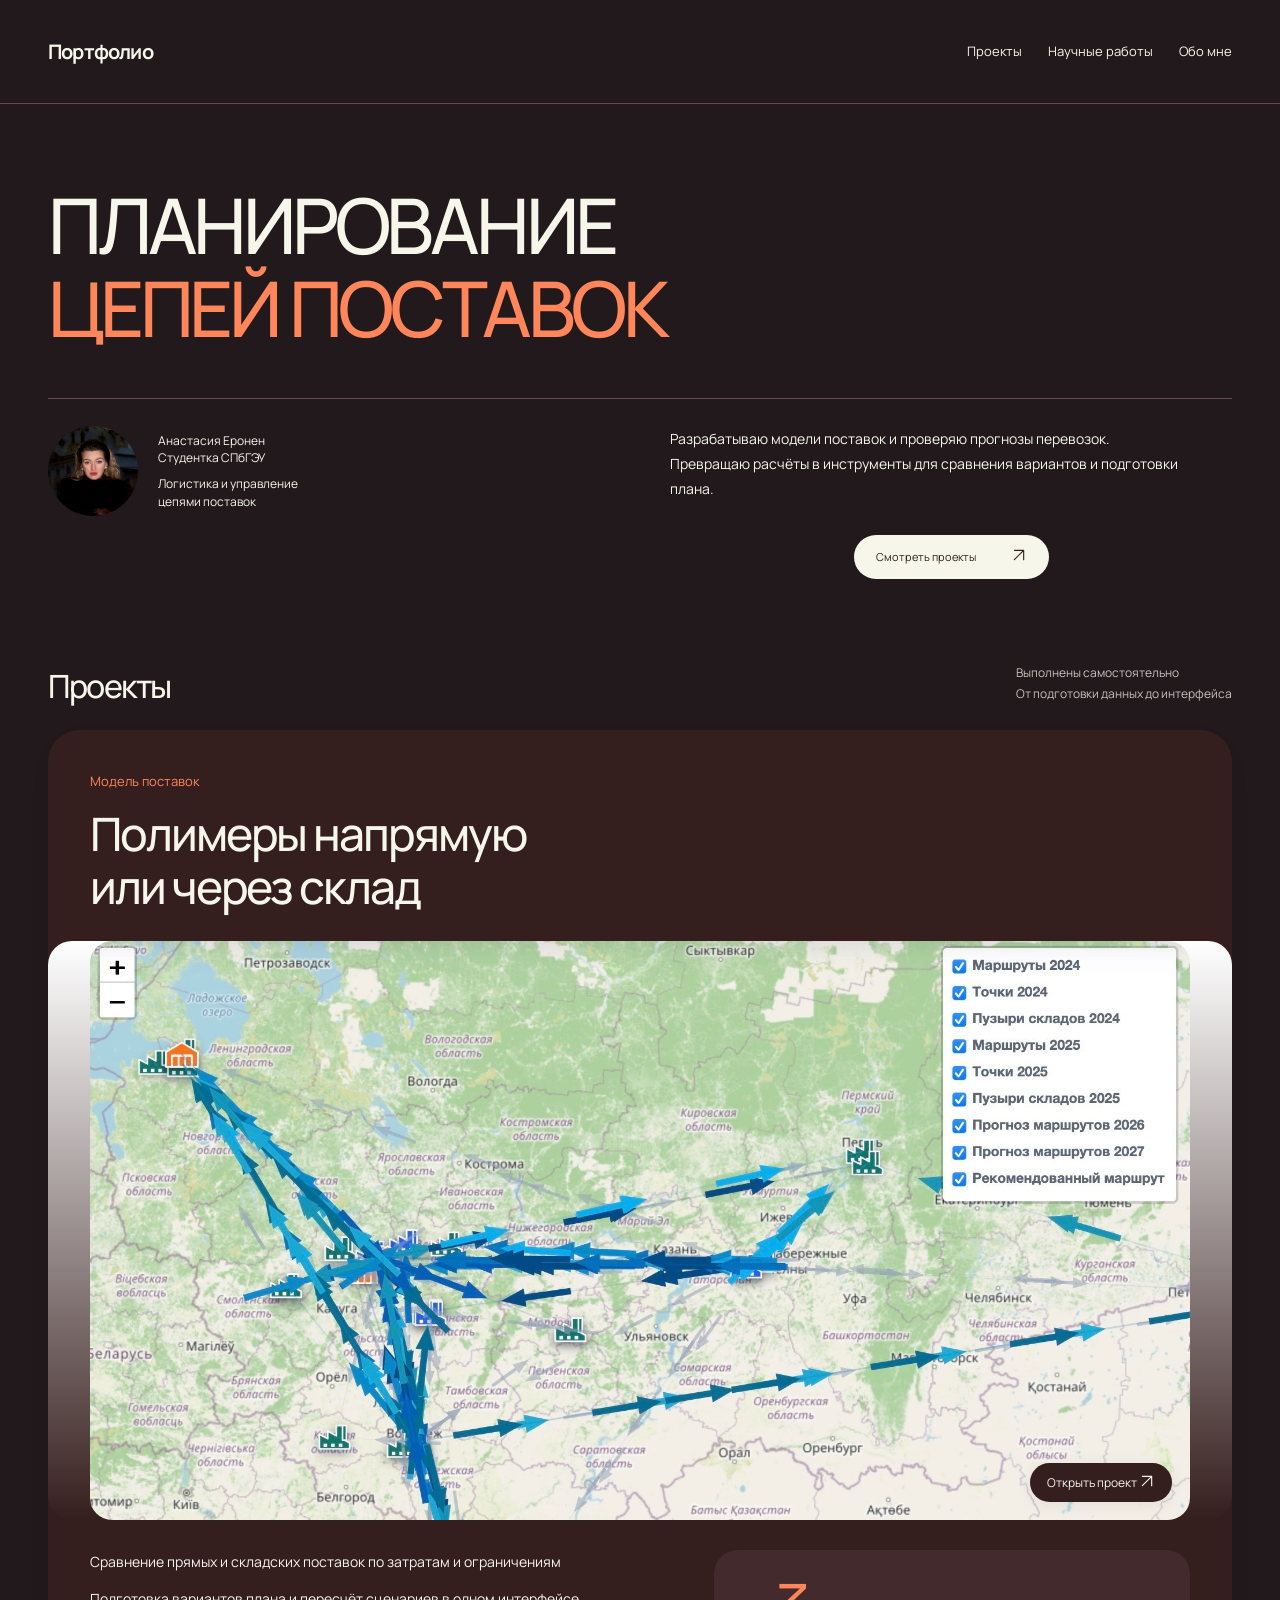
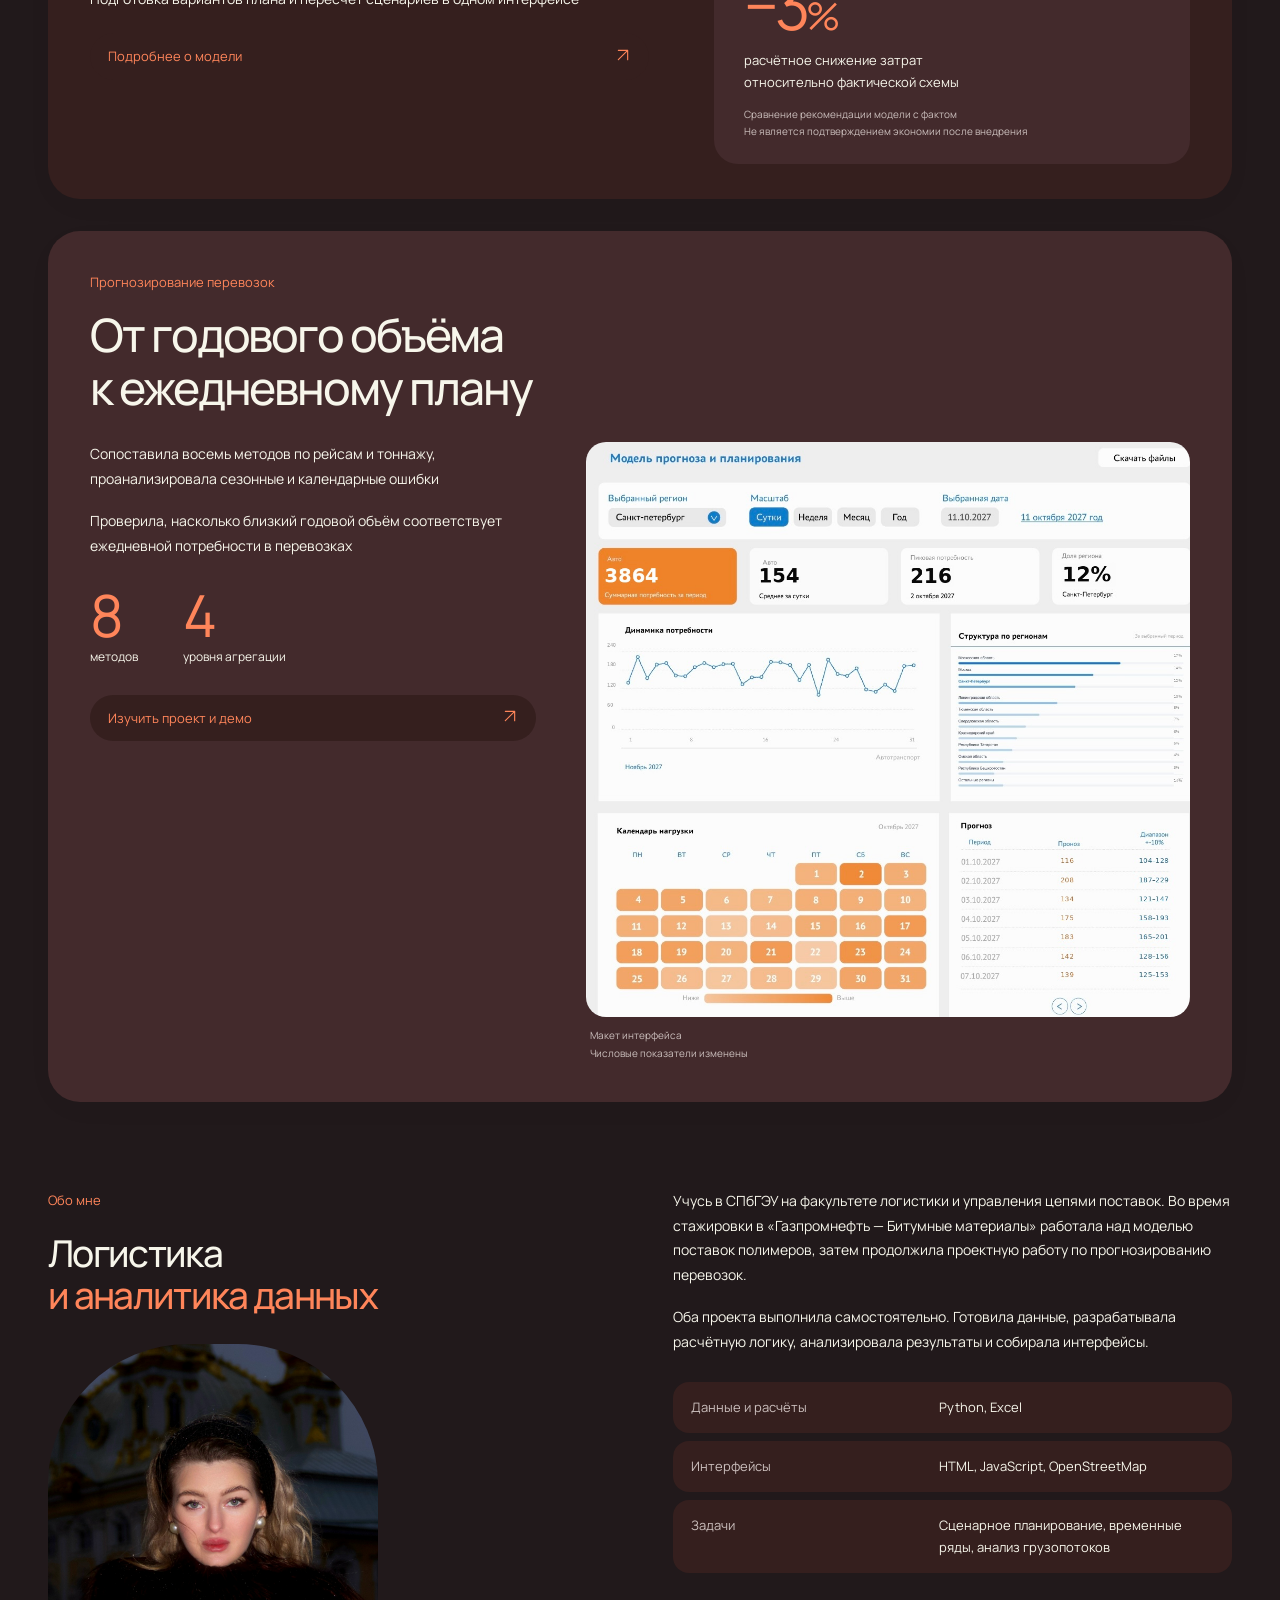
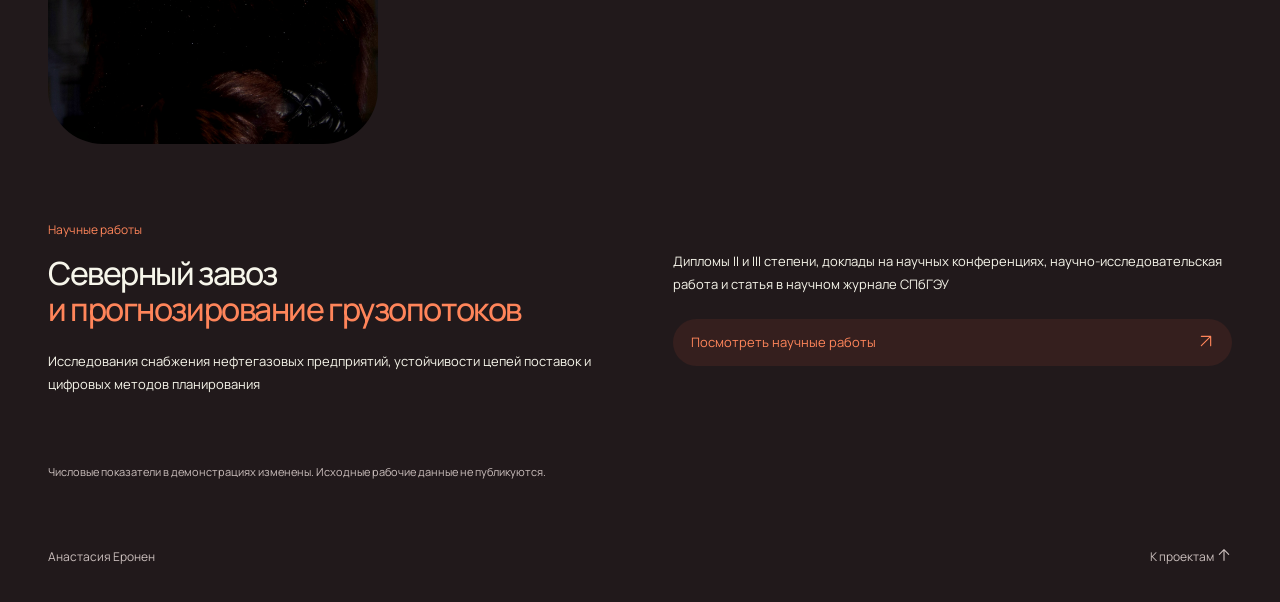
<file: index.html>
<!DOCTYPE html><html lang="ru"><head><meta charset="utf-8"><meta name="robots" content="index, follow"><meta name="viewport" content="width=device-width,initial-scale=1"><title>Логистика и аналитика данных | Анастасия Еронен</title><meta name="description" content="Проекты Анастасии Еронен: моделирование поставок полимеров, прогнозирование перевозок и инструменты сценарного планирования."><link rel="canonical" href="https://anastasiaeron.github.io/"><meta property="og:title" content="Логистика и аналитика данных | Анастасия Еронен"><meta property="og:description" content="Проекты Анастасии Еронен: моделирование поставок полимеров, прогнозирование перевозок и инструменты сценарного планирования."><meta property="og:url" content="https://anastasiaeron.github.io/"><link rel="stylesheet" href="assets/style.css"><link rel="preload" href="assets/manrope.ttf" as="font" type="font/ttf" crossorigin=""></head><body class="homebody"><a class="skip-link" href="#main">К содержанию</a><header><a class="brand" href="./">Портфолио</a><nav aria-label="Навигация"><a href="./#projects">Проекты</a><a href="research/">Научные работы</a><a href="./#about">Обо мне</a></nav></header><main class="shell" id="main"><section class="intro reference-intro"><h1>ПЛАНИРОВАНИЕ<br><span>ЦЕПЕЙ ПОСТАВОК</span></h1><div class="reference-intro-bottom"><div class="reference-author"><img src="assets/portrait.jpg" alt="Анастасия Еронен" width="100" height="100" fetchpriority="high"><div><p>Анастасия Еронен</p><p>Студентка СПбГЭУ</p><p>Логистика и управление<br>цепями поставок</p></div></div><div class="reference-description"><p>Разрабатываю модели поставок и проверяю прогнозы перевозок. Превращаю расчёты в инструменты для сравнения вариантов и подготовки плана.</p><a class="button" href="#projects">Смотреть проекты <span aria-hidden="true"><svg xmlns="http://www.w3.org/2000/svg" class="vector-arrow" viewBox="0 0 24 24" width="16" height="16" fill="none" stroke="currentColor" stroke-width="1.7" stroke-linecap="round" stroke-linejoin="round" aria-hidden="true" focusable="false" style="display:inline-block;vertical-align:-0.15em;flex-shrink:0;overflow:visible"><path d="M5 19 19 5M5 5h14v14"></path></svg></span></a></div></div></section><section id="projects" class="projects"><div class="sectionline"><h2>Проекты</h2><p>Выполнены самостоятельно<br>От подготовки данных до интерфейса</p></div><article class="project-slide supply-card"><div class="slide-heading"><span class="eyebrow">Модель поставок</span><h3>Полимеры напрямую<br>или через склад</h3></div><a class="project-image" href="projects/polymer-supply/" aria-label="Изучить модель поставок полимеров"><img src="assets/map.jpg" alt="Интерфейс модели поставок с картой маршрутов" width="1903" height="1115" loading="lazy"><span>Открыть проект <svg xmlns="http://www.w3.org/2000/svg" class="vector-arrow" viewBox="0 0 24 24" width="16" height="16" fill="none" stroke="currentColor" stroke-width="1.7" stroke-linecap="round" stroke-linejoin="round" aria-hidden="true" focusable="false" style="display:inline-block;vertical-align:-0.15em;flex-shrink:0;overflow:visible"><path d="M5 19 19 5M5 5h14v14"></path></svg></span></a><div class="slide-bottom"><div class="project-summary"><p>Сравнение прямых и складских поставок по затратам и ограничениям</p><p>Подготовка вариантов плана и пересчёт сценариев в одном интерфейсе</p><a class="text-link" href="projects/polymer-supply/">Подробнее о модели <span aria-hidden="true"><svg xmlns="http://www.w3.org/2000/svg" class="vector-arrow" viewBox="0 0 24 24" width="16" height="16" fill="none" stroke="currentColor" stroke-width="1.7" stroke-linecap="round" stroke-linejoin="round" aria-hidden="true" focusable="false" style="display:inline-block;vertical-align:-0.15em;flex-shrink:0;overflow:visible"><path d="M5 19 19 5M5 5h14v14"></path></svg></span></a></div><div class="result-block"><strong>−3<span>%</span></strong><p>расчётное снижение затрат<br>относительно фактической схемы</p><small>Сравнение рекомендации модели с фактом<br>Не является подтверждением экономии после внедрения</small></div></div></article><article class="project-slide forecast-slide"><div class="slide-heading"><span class="eyebrow">Прогнозирование перевозок</span><h3>От годового объёма<br>к ежедневному плану</h3></div><div class="forecast-layout"><div class="forecast-copy"><p>Сопоставила восемь методов по рейсам и тоннажу, проанализировала сезонные и календарные ошибки</p><p>Проверила, насколько близкий годовой объём соответствует ежедневной потребности в перевозках</p><div class="method-stats"><div><strong>8</strong><span>методов</span></div><div><strong>4</strong><span>уровня агрегации</span></div></div><a class="text-link" href="projects/transport-forecast/">Изучить проект и демо <span aria-hidden="true"><svg xmlns="http://www.w3.org/2000/svg" class="vector-arrow" viewBox="0 0 24 24" width="16" height="16" fill="none" stroke="currentColor" stroke-width="1.7" stroke-linecap="round" stroke-linejoin="round" aria-hidden="true" focusable="false" style="display:inline-block;vertical-align:-0.15em;flex-shrink:0;overflow:visible"><path d="M5 19 19 5M5 5h14v14"></path></svg></span></a></div><a class="forecast-image" href="projects/transport-forecast/" aria-label="Открыть проект прогнозирования перевозок"><img src="assets/forecast.jpg" alt="Макет интерфейса прогнозирования перевозок" width="1400" height="900" loading="lazy"><span>Макет интерфейса<br>Числовые показатели изменены</span></a></div></article></section><section id="about" class="about-section"><div><p class="eyebrow">Обо мне</p><h2>Логистика<br><span>и аналитика данных</span></h2><img class="about-portrait" src="assets/portrait.jpg" alt="Анастасия Еронен" width="360" height="430" loading="lazy"></div><div class="about-copy"><p>Учусь в СПбГЭУ на факультете логистики и управления цепями поставок. Во время стажировки в «Газпромнефть — Битумные материалы» работала над моделью поставок полимеров, затем продолжила проектную работу по прогнозированию перевозок.</p><p>Оба проекта выполнила самостоятельно. Готовила данные, разрабатывала расчётную логику, анализировала результаты и собирала интерфейсы.</p><dl class="skills-list"><div><dt>Данные и расчёты</dt><dd>Python, Excel</dd></div><div><dt>Интерфейсы</dt><dd>HTML, JavaScript, OpenStreetMap</dd></div><div><dt>Задачи</dt><dd>Сценарное планирование, временные ряды, анализ грузопотоков</dd></div></dl></div></section><section class="research-preview"><div><p class="eyebrow">Научные работы</p><h2>Северный завоз<br><span>и прогнозирование грузопотоков</span></h2><p>Исследования снабжения нефтегазовых предприятий, устойчивости цепей поставок и цифровых методов планирования</p></div><div><p>Дипломы II и III степени, доклады на научных конференциях, научно-исследовательская работа и статья в научном журнале СПбГЭУ</p><a class="text-link" href="research/">Посмотреть научные работы <span aria-hidden="true"><svg xmlns="http://www.w3.org/2000/svg" class="vector-arrow" viewBox="0 0 24 24" width="16" height="16" fill="none" stroke="currentColor" stroke-width="1.7" stroke-linecap="round" stroke-linejoin="round" aria-hidden="true" focusable="false" style="display:inline-block;vertical-align:-0.15em;flex-shrink:0;overflow:visible"><path d="M5 19 19 5M5 5h14v14"></path></svg></span></a></div></section><p class="disclosure">Числовые показатели в демонстрациях изменены. Исходные рабочие данные не публикуются.</p></main><footer><span>Анастасия Еронен</span><a href="./#projects">К проектам <svg xmlns="http://www.w3.org/2000/svg" class="vector-arrow" viewBox="0 0 24 24" width="16" height="16" fill="none" stroke="currentColor" stroke-width="1.7" stroke-linecap="round" stroke-linejoin="round" aria-hidden="true" focusable="false" style="display:inline-block;vertical-align:-0.15em;flex-shrink:0;overflow:visible"><path d="M12 20V4m-7 7 7-7 7 7"></path></svg></a></footer><script src="assets/ui.js?v=svg-20261117-2" defer=""></script></body></html>
</file>
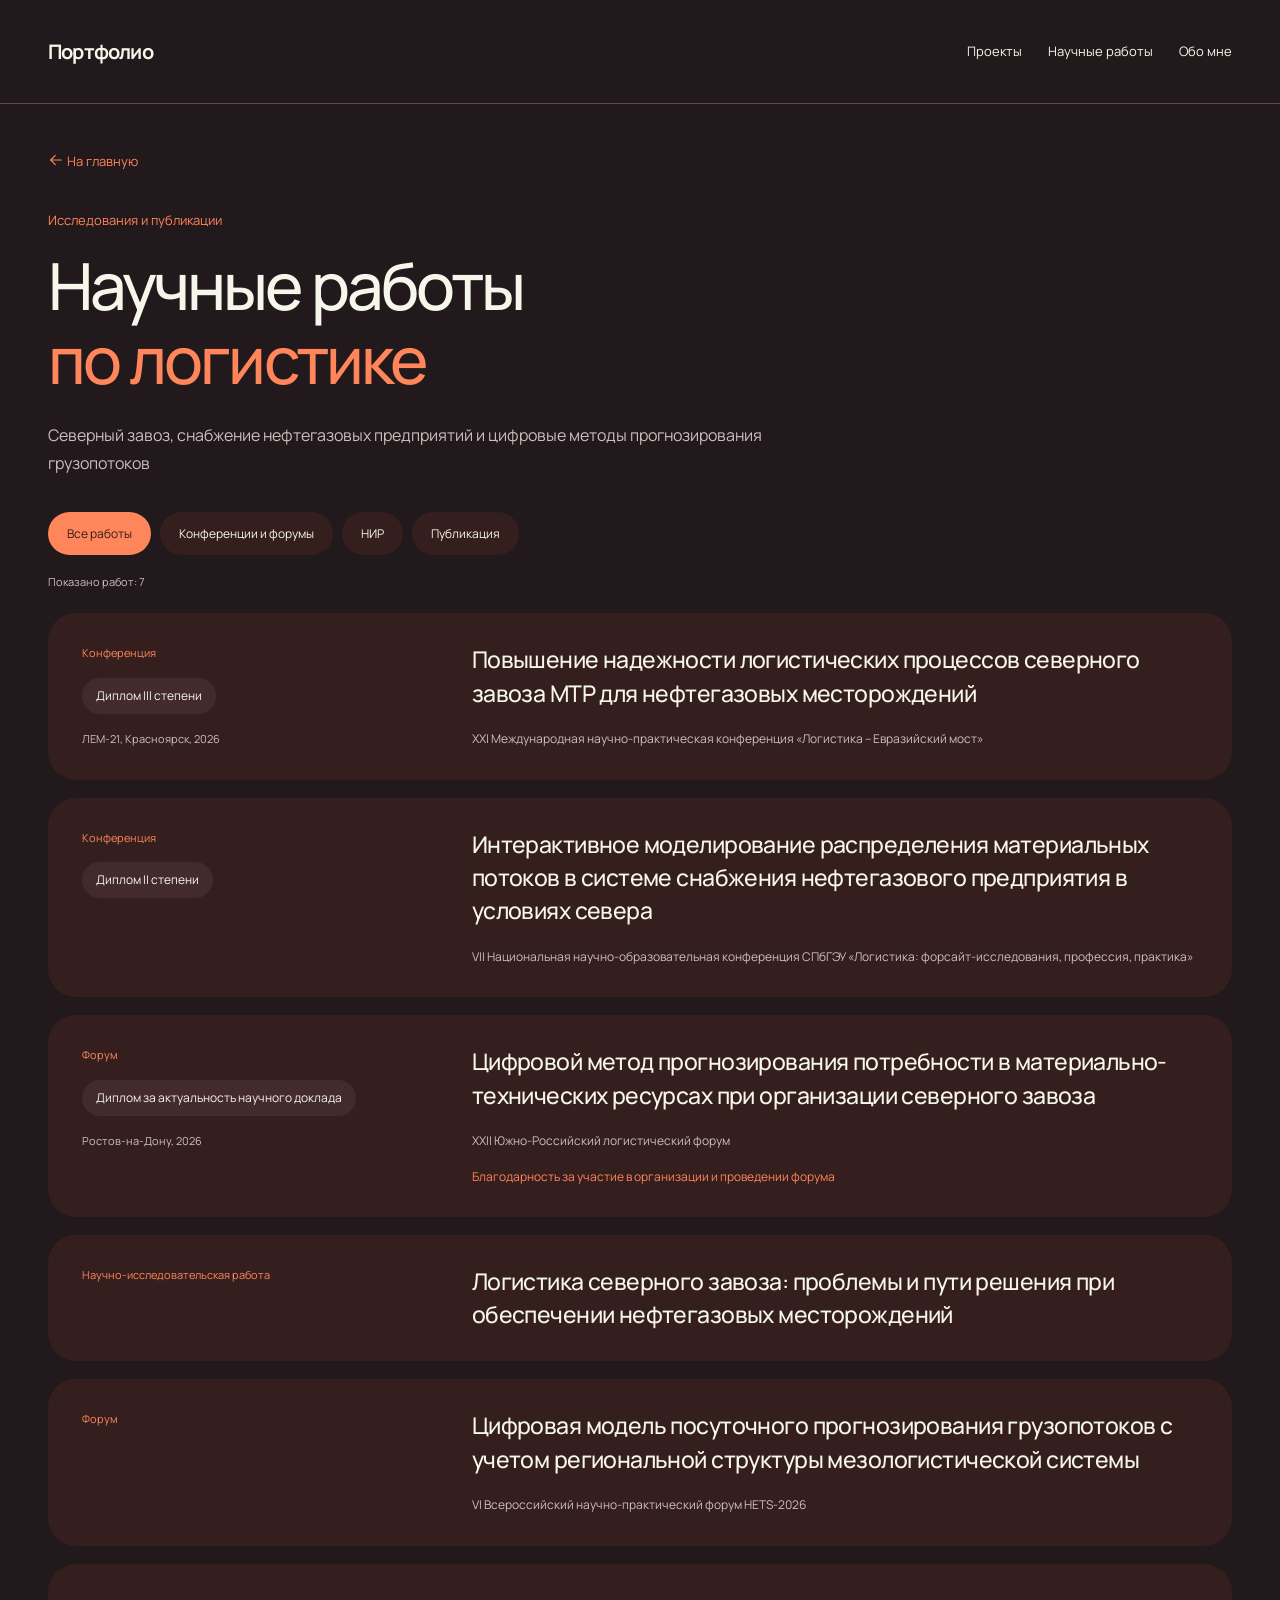
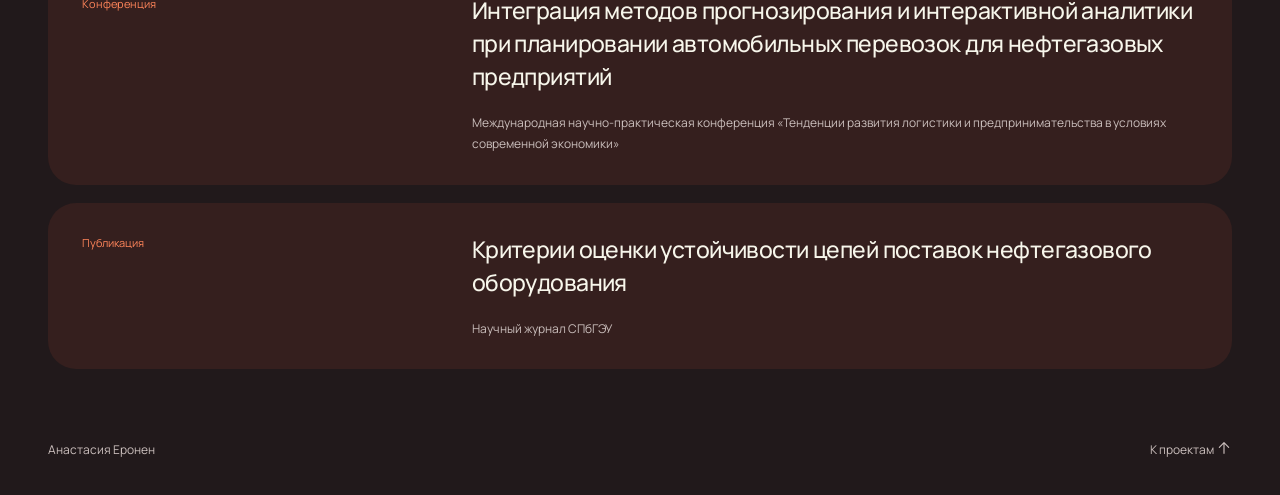
<file: research/index.html>
<!DOCTYPE html><html lang="ru"><head><meta charset="utf-8"><meta name="robots" content="index, follow"><meta name="viewport" content="width=device-width,initial-scale=1"><title>Научные работы по логистике | Анастасия Еронен</title><meta name="description" content="Научные работы Анастасии Еронен: северный завоз, снабжение нефтегазовых предприятий, прогнозирование грузопотоков, дипломы и публикация."><link rel="canonical" href="https://anastasiaeron.github.io/research/"><meta property="og:title" content="Научные работы по логистике | Анастасия Еронен"><meta property="og:description" content="Научные работы Анастасии Еронен: северный завоз, снабжение нефтегазовых предприятий, прогнозирование грузопотоков, дипломы и публикация."><meta property="og:url" content="https://anastasiaeron.github.io/research/"><link rel="stylesheet" href="../assets/style.css"><link rel="preload" href="../assets/manrope.ttf" as="font" type="font/ttf" crossorigin=""></head><body class="researchbody"><a class="skip-link" href="#main">К содержанию</a><header><a class="brand" href="../">Портфолио</a><nav aria-label="Навигация"><a href="../#projects">Проекты</a><a href="./" aria-current="page">Научные работы</a><a href="../#about">Обо мне</a></nav></header><main class="shell" id="main"><section class="research-intro"><a class="back" href="../"><svg xmlns="http://www.w3.org/2000/svg" class="vector-arrow" viewBox="0 0 24 24" width="16" height="16" fill="none" stroke="currentColor" stroke-width="1.7" stroke-linecap="round" stroke-linejoin="round" aria-hidden="true" focusable="false" style="display:inline-block;vertical-align:-0.15em;flex-shrink:0;overflow:visible"><path d="M20 12H4m7-7-7 7 7 7"></path></svg> На главную</a><p class="eyebrow">Исследования и публикации</p><h1>Научные работы<br><span>по логистике</span></h1><p>Северный завоз, снабжение нефтегазовых предприятий и цифровые методы прогнозирования грузопотоков</p></section><div class="research-filters" role="group" aria-label="Тип научной работы"><button data-research-filter="all" aria-pressed="true">Все работы</button><button data-research-filter="conference" aria-pressed="false">Конференции и форумы</button><button data-research-filter="nir" aria-pressed="false">НИР</button><button data-research-filter="publication" aria-pressed="false">Публикация</button></div><p class="research-count" aria-live="polite">Показано работ: 7</p><section class="research-list" aria-label="Список научных работ"><article class="research-item" data-research-type="conference"><div class="research-meta"><p class="eyebrow">Конференция</p><p class="research-award">Диплом III степени</p><p class="research-place">ЛЕМ-21, Красноярск, 2026</p></div><div class="research-content"><h2>Повышение надежности логистических процессов северного завоза МТР для нефтегазовых месторождений</h2><p class="research-event">XXI Международная научно-практическая конференция «Логистика – Евразийский мост»</p></div></article><article class="research-item" data-research-type="conference"><div class="research-meta"><p class="eyebrow">Конференция</p><p class="research-award">Диплом II степени</p></div><div class="research-content"><h2>Интерактивное моделирование распределения материальных потоков в системе снабжения нефтегазового предприятия в условиях севера</h2><p class="research-event">VII Национальная научно-образовательная конференция СПбГЭУ «Логистика: форсайт-исследования, профессия, практика»</p></div></article><article class="research-item" data-research-type="conference"><div class="research-meta"><p class="eyebrow">Форум</p><p class="research-award">Диплом за актуальность научного доклада</p><p class="research-place">Ростов-на-Дону, 2026</p></div><div class="research-content"><h2>Цифровой метод прогнозирования потребности в материально-технических ресурсах при организации северного завоза</h2><p class="research-event">XXII Южно-Российский логистический форум</p><p class="research-note">Благодарность за участие в организации и проведении форума</p></div></article><article class="research-item" data-research-type="nir"><div class="research-meta"><p class="eyebrow">Научно-исследовательская работа</p></div><div class="research-content"><h2>Логистика северного завоза: проблемы и пути решения при обеспечении нефтегазовых месторождений</h2></div></article><article class="research-item" data-research-type="conference"><div class="research-meta"><p class="eyebrow">Форум</p></div><div class="research-content"><h2>Цифровая модель посуточного прогнозирования грузопотоков с учетом региональной структуры мезологистической системы</h2><p class="research-event">VI Всероссийский научно-практический форум HETS-2026</p></div></article><article class="research-item" data-research-type="conference"><div class="research-meta"><p class="eyebrow">Конференция</p></div><div class="research-content"><h2>Интеграция методов прогнозирования и интерактивной аналитики при планировании автомобильных перевозок для нефтегазовых предприятий</h2><p class="research-event">Международная научно-практическая конференция «Тенденции развития логистики и предпринимательства в условиях современной экономики»</p></div></article><article class="research-item" data-research-type="publication"><div class="research-meta"><p class="eyebrow">Публикация</p></div><div class="research-content"><h2>Критерии оценки устойчивости цепей поставок нефтегазового оборудования</h2><p class="research-event">Научный журнал СПбГЭУ</p></div></article></section></main><footer><span>Анастасия Еронен</span><a href="../#projects">К проектам <svg xmlns="http://www.w3.org/2000/svg" class="vector-arrow" viewBox="0 0 24 24" width="16" height="16" fill="none" stroke="currentColor" stroke-width="1.7" stroke-linecap="round" stroke-linejoin="round" aria-hidden="true" focusable="false" style="display:inline-block;vertical-align:-0.15em;flex-shrink:0;overflow:visible"><path d="M12 20V4m-7 7 7-7 7 7"></path></svg></a></footer><script src="../assets/ui.js?v=svg-20261117-2" defer=""></script></body></html>
</file>
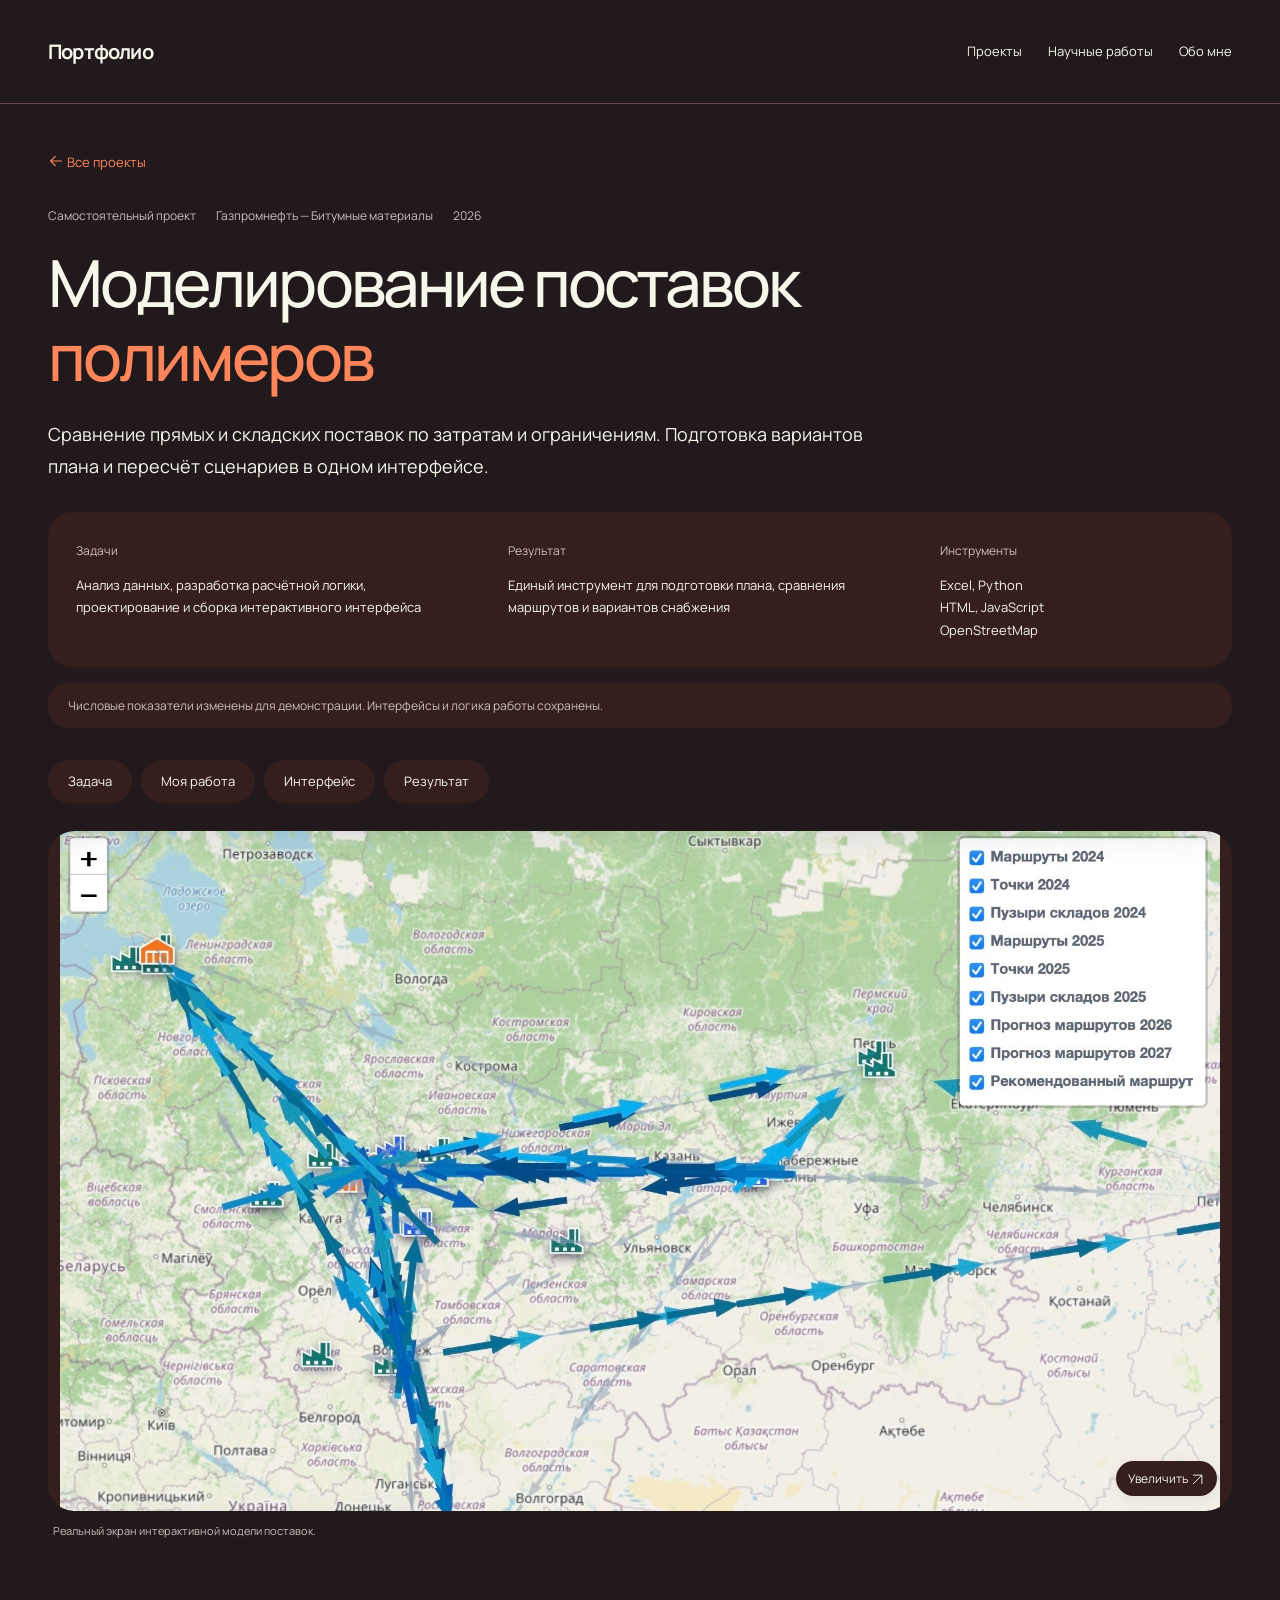
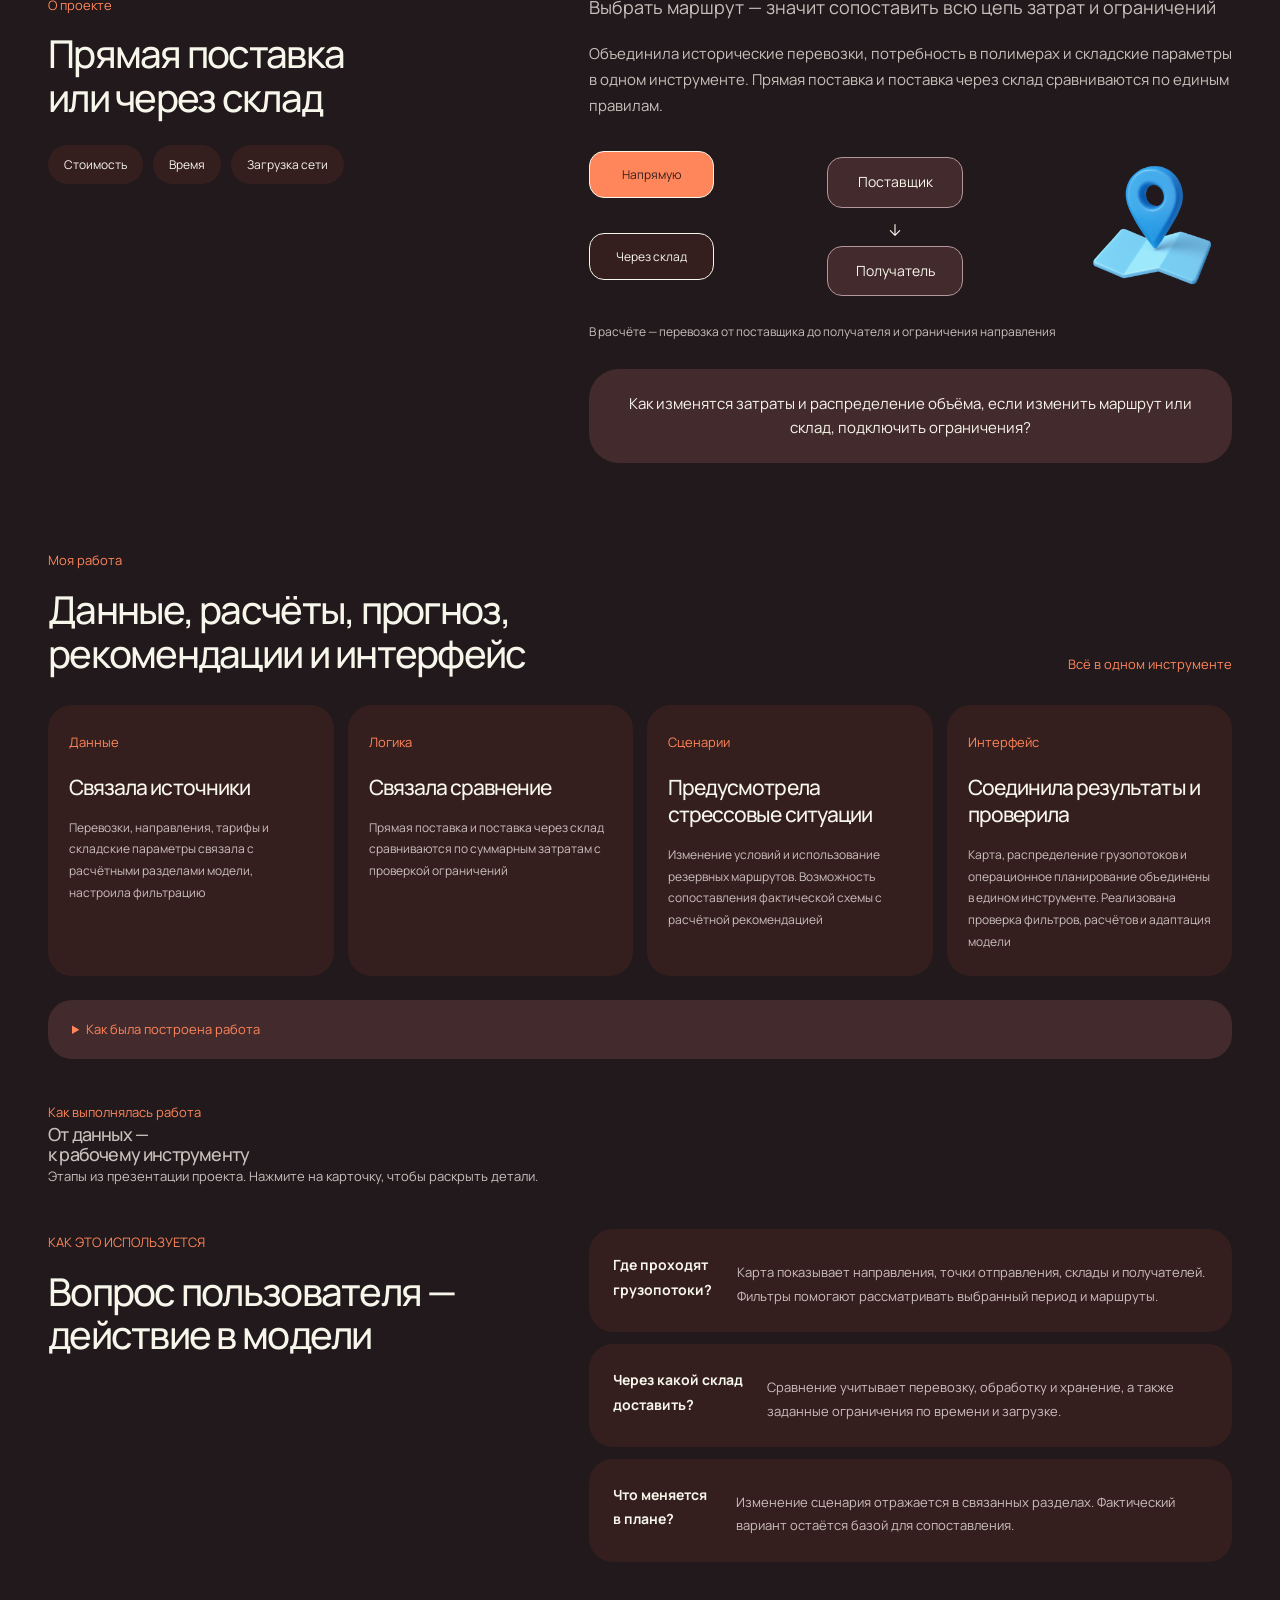
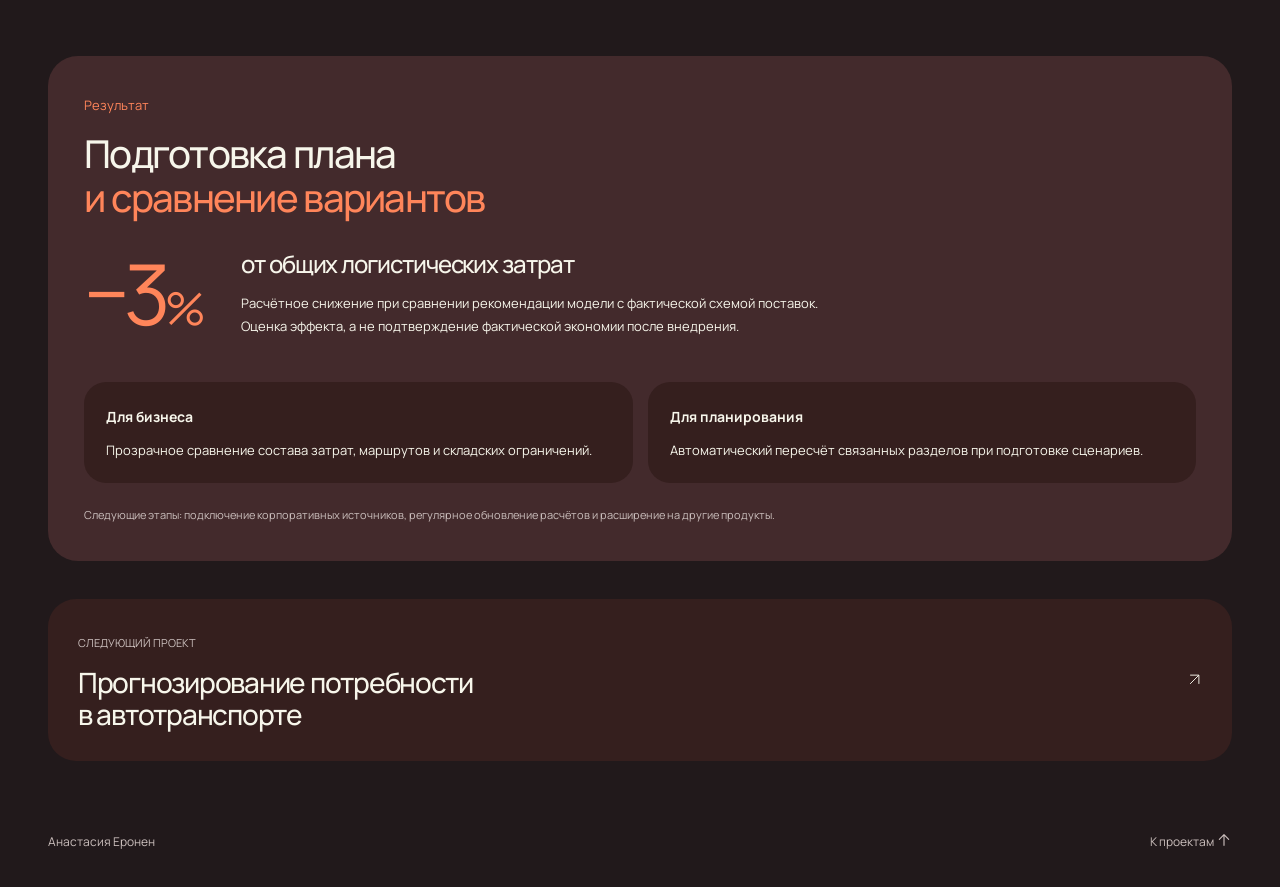
<file: projects/polymer-supply/index.html>
<!DOCTYPE html><html lang="ru"><head><meta charset="utf-8"><meta name="robots" content="index, follow"><meta name="viewport" content="width=device-width,initial-scale=1"><title>Моделирование поставок полимеров | Анастасия Еронен</title><meta name="description" content="Самостоятельный проект Анастасии Еронен в «Газпромнефть — Битумные материалы»: задача, методы, интерфейс и результаты."><link rel="canonical" href="https://anastasiaeron.github.io/projects/polymer-supply/"><meta property="og:title" content="Моделирование поставок полимеров | Анастасия Еронен"><meta property="og:description" content="Самостоятельный проект Анастасии Еронен в «Газпромнефть — Битумные материалы»: задача, методы, интерфейс и результаты."><meta property="og:url" content="https://anastasiaeron.github.io/projects/polymer-supply/"><link rel="stylesheet" href="../../assets/style.css"><link rel="preload" href="../../assets/manrope.ttf" as="font" type="font/ttf" crossorigin=""></head><body class="casebody"><a class="skip-link" href="#main">К содержанию</a><header><a class="brand" href="../../">Портфолио</a><nav aria-label="Навигация"><a href="../../#projects">Проекты</a><a href="../../research/">Научные работы</a><a href="../../#about">Обо мне</a></nav></header><main class="wrap" id="main"><article class="case"><div class="project-opening"><a class="back" href="../../#projects"><svg xmlns="http://www.w3.org/2000/svg" class="vector-arrow" viewBox="0 0 24 24" width="16" height="16" fill="none" stroke="currentColor" stroke-width="1.7" stroke-linecap="round" stroke-linejoin="round" aria-hidden="true" focusable="false" style="display:inline-block;vertical-align:-0.15em;flex-shrink:0;overflow:visible"><path d="M20 12H4m7-7-7 7 7 7"></path></svg> Все проекты</a><div class="case-kicker"><span>Самостоятельный проект</span><span>Газпромнефть — Битумные материалы</span><span>2026</span></div><h1>Моделирование поставок<br><span>полимеров</span></h1><p class="case-lead">Сравнение прямых и складских поставок по затратам и ограничениям. Подготовка вариантов плана и пересчёт сценариев в одном интерфейсе.</p><div class="project-brief"><div><small>Задачи</small><p>Анализ данных, разработка расчётной логики, проектирование и сборка интерактивного интерфейса</p></div><div><small>Результат</small><p>Единый инструмент для подготовки плана, сравнения маршрутов и вариантов снабжения</p></div><div><small>Инструменты</small><p>Excel, Python<br>HTML, JavaScript<br>OpenStreetMap</p></div></div><div class="public-note"><span class="note-dot"></span>Числовые показатели изменены для демонстрации. Интерфейсы и логика работы сохранены.</div></div><nav class="case-subnav" aria-label="Разделы проекта"><button data-section="poly-overview">Задача</button><button data-section="poly-work">Моя работа</button><button data-section="poly-interface">Интерфейс</button><button data-section="poly-result">Результат</button></nav><section class="case-hero-evidence"><figure class="evidence-image"><button class="image-open" data-open-image="map" aria-label="Увеличить: Интерактивная карта маршрутов из модели поставок"><img src="../../assets/map.jpg" alt="Интерактивная карта маршрутов из модели поставок" loading="lazy"><span class="image-zoom">Увеличить <svg class="arrow-icon" width="15" height="15" viewBox="0 0 24 24" fill="none" aria-hidden="true"><path d="M5 19L19 5M5 5H19V19" stroke="currentColor" stroke-width="1.5"></path></svg></span></button><figcaption>Реальный экран интерактивной модели поставок.</figcaption></figure></section>
<section id="poly-overview" class="case-chapter"><div class="chapter-heading"><span>О проекте</span><h2>Прямая поставка<br>или через склад</h2><div class="context-tags"><span>Стоимость</span><span>Время</span><span>Загрузка сети</span></div></div><div class="chapter-body"><p class="chapter-lead">Выбрать маршрут — значит сопоставить всю цепь затрат и ограничений</p><p>Объединила исторические перевозки, потребность в полимерах и складские параметры в одном инструменте. Прямая поставка и поставка через склад сравниваются по единым правилам.</p><div class="route-demo"><div class="route-controls" role="group" aria-label="Схема снабжения"><button data-supply="direct" aria-pressed="true">Напрямую</button><button data-supply="warehouse" aria-pressed="false">Через склад</button></div><div id="supply-chain" class="supply-chain" aria-live="polite"><span>Поставщик</span><i aria-hidden="true"><svg xmlns="http://www.w3.org/2000/svg" class="vector-arrow" viewBox="0 0 24 24" width="16" height="16" fill="none" stroke="currentColor" stroke-width="1.7" stroke-linecap="round" stroke-linejoin="round" aria-hidden="true" focusable="false" style="display:inline-block;vertical-align:-0.15em;flex-shrink:0;overflow:visible"><path d="M12 4v16m-7-7 7 7 7-7"></path></svg></i><span>Получатель</span></div><img class="route-pin" src="../../assets/map-pin.png" alt="" width="155" height="155"><p id="supply-caption" aria-live="polite">В расчёте — перевозка от поставщика до получателя и ограничения направления</p></div><div class="business-question orange-question"><span class="question-kicker">Вопрос к модели</span><p>Как изменятся затраты и распределение объёма, если изменить маршрут или склад, подключить ограничения?</p></div></div></section>
<section id="poly-work" class="my-work"><div class="evidence-heading"><div><span class="eyebrow">Моя работа</span><h2>Данные, расчёты, прогноз,<br>рекомендации и интерфейс</h2></div><p class="accent-note">Всё в одном инструменте</p></div><div class="work-cards"><div><span class="work-sticker">Данные</span><h3>Связала источники</h3><p>Перевозки, направления, тарифы и складские параметры связала с расчётными разделами модели, настроила фильтрацию</p></div><div><span class="work-sticker">Логика</span><h3>Связала сравнение</h3><p>Прямая поставка и поставка через склад сравниваются по суммарным затратам с проверкой ограничений</p></div><div><span class="work-sticker">Сценарии</span><h3>Предусмотрела стрессовые ситуации</h3><p>Изменение условий и использование резервных маршрутов. Возможность сопоставления фактической схемы с расчётной рекомендацией</p></div><div><span class="work-sticker">Интерфейс</span><h3>Соединила результаты и проверила</h3><p>Карта, распределение грузопотоков и операционное планирование объединены в едином инструменте. Реализована проверка фильтров, расчётов и адаптация модели</p></div></div><details class="process-details"><summary>Как была построена работа</summary><div class="process-steps"><span>Анализ данных</span><span>Алгоритмизация расчётов</span><span>Проектирование структуры модели</span><span>Проектирование интерактивного интерфейса</span><span>Тестирование и проверка модели</span><span>Визуализация данных</span></div></details></section><section class="development"><span class="eyebrow">Как выполнялась работа</span><h2>От данных —<br>к рабочему инструменту</h2><p class="small-note">Этапы из презентации проекта. Нажмите на карточку, чтобы раскрыть детали.</p></section>
<section id="poly-interface" class="case-chapter"><div class="chapter-heading"><span>КАК ЭТО ИСПОЛЬЗУЕТСЯ</span><h2>Вопрос пользователя —<br>действие в модели</h2></div><div class="chapter-body"><div class="feature-row"><b>Где проходят грузопотоки?</b><p>Карта показывает направления, точки отправления, склады и получателей. Фильтры помогают рассматривать выбранный период и маршруты.</p></div><div class="feature-row"><b>Через какой склад доставить?</b><p>Сравнение учитывает перевозку, обработку и хранение, а также заданные ограничения по времени и загрузке.</p></div><div class="feature-row"><b>Что меняется в плане?</b><p>Изменение сценария отражается в связанных разделах. Фактический вариант остаётся базой для сопоставления.</p></div></div></section>
<section id="poly-result" class="case-outcome"><span class="eyebrow">Результат</span><h2>Подготовка плана<br><span>и сравнение вариантов</span></h2><div class="result-impact"><strong>−3<span>%</span></strong><div><h3>от общих логистических затрат</h3><p>Расчётное снижение при сравнении рекомендации модели с фактической схемой поставок. Оценка эффекта, а не подтверждение фактической экономии после внедрения.</p></div></div><div class="outcome-details"><div><b>Для бизнеса</b><p>Прозрачное сравнение состава затрат, маршрутов и складских ограничений.</p></div><div><b>Для планирования</b><p>Автоматический пересчёт связанных разделов при подготовке сценариев.</p></div></div><p class="case-limits">Следующие этапы: подключение корпоративных источников, регулярное обновление расчётов и расширение на другие продукты.</p></section><a class="next-project" href="../transport-forecast/"><div><small>СЛЕДУЮЩИЙ ПРОЕКТ</small><h2>Прогнозирование потребности<br>в автотранспорте</h2></div><svg class="arrow-icon" width="15" height="15" viewBox="0 0 24 24" fill="none" aria-hidden="true"><path d="M5 19L19 5M5 5H19V19" stroke="currentColor" stroke-width="1.5"></path></svg></a></article></main><dialog id="evidence-viewer"><button id="evidence-close" aria-label="Закрыть изображение">×</button><img alt=""><p>Материал проекта. Числа изменены для демонстрации.</p></dialog><script src="../../assets/project.js?v=svg-20261117-2"></script><script>wireEvidence();wireCaseExtras();document.getElementById('evidence-close').onclick=()=>document.getElementById('evidence-viewer').close();document.getElementById('evidence-viewer').addEventListener('click',e=>{if(e.target.id==='evidence-viewer')e.target.close()});</script><footer><span>Анастасия Еронен</span><a href="../../#projects">К проектам <svg xmlns="http://www.w3.org/2000/svg" class="vector-arrow" viewBox="0 0 24 24" width="16" height="16" fill="none" stroke="currentColor" stroke-width="1.7" stroke-linecap="round" stroke-linejoin="round" aria-hidden="true" focusable="false" style="display:inline-block;vertical-align:-0.15em;flex-shrink:0;overflow:visible"><path d="M12 20V4m-7 7 7-7 7 7"></path></svg></a></footer><script src="../../assets/ui.js?v=svg-20261117-2" defer=""></script></body></html>
</file>
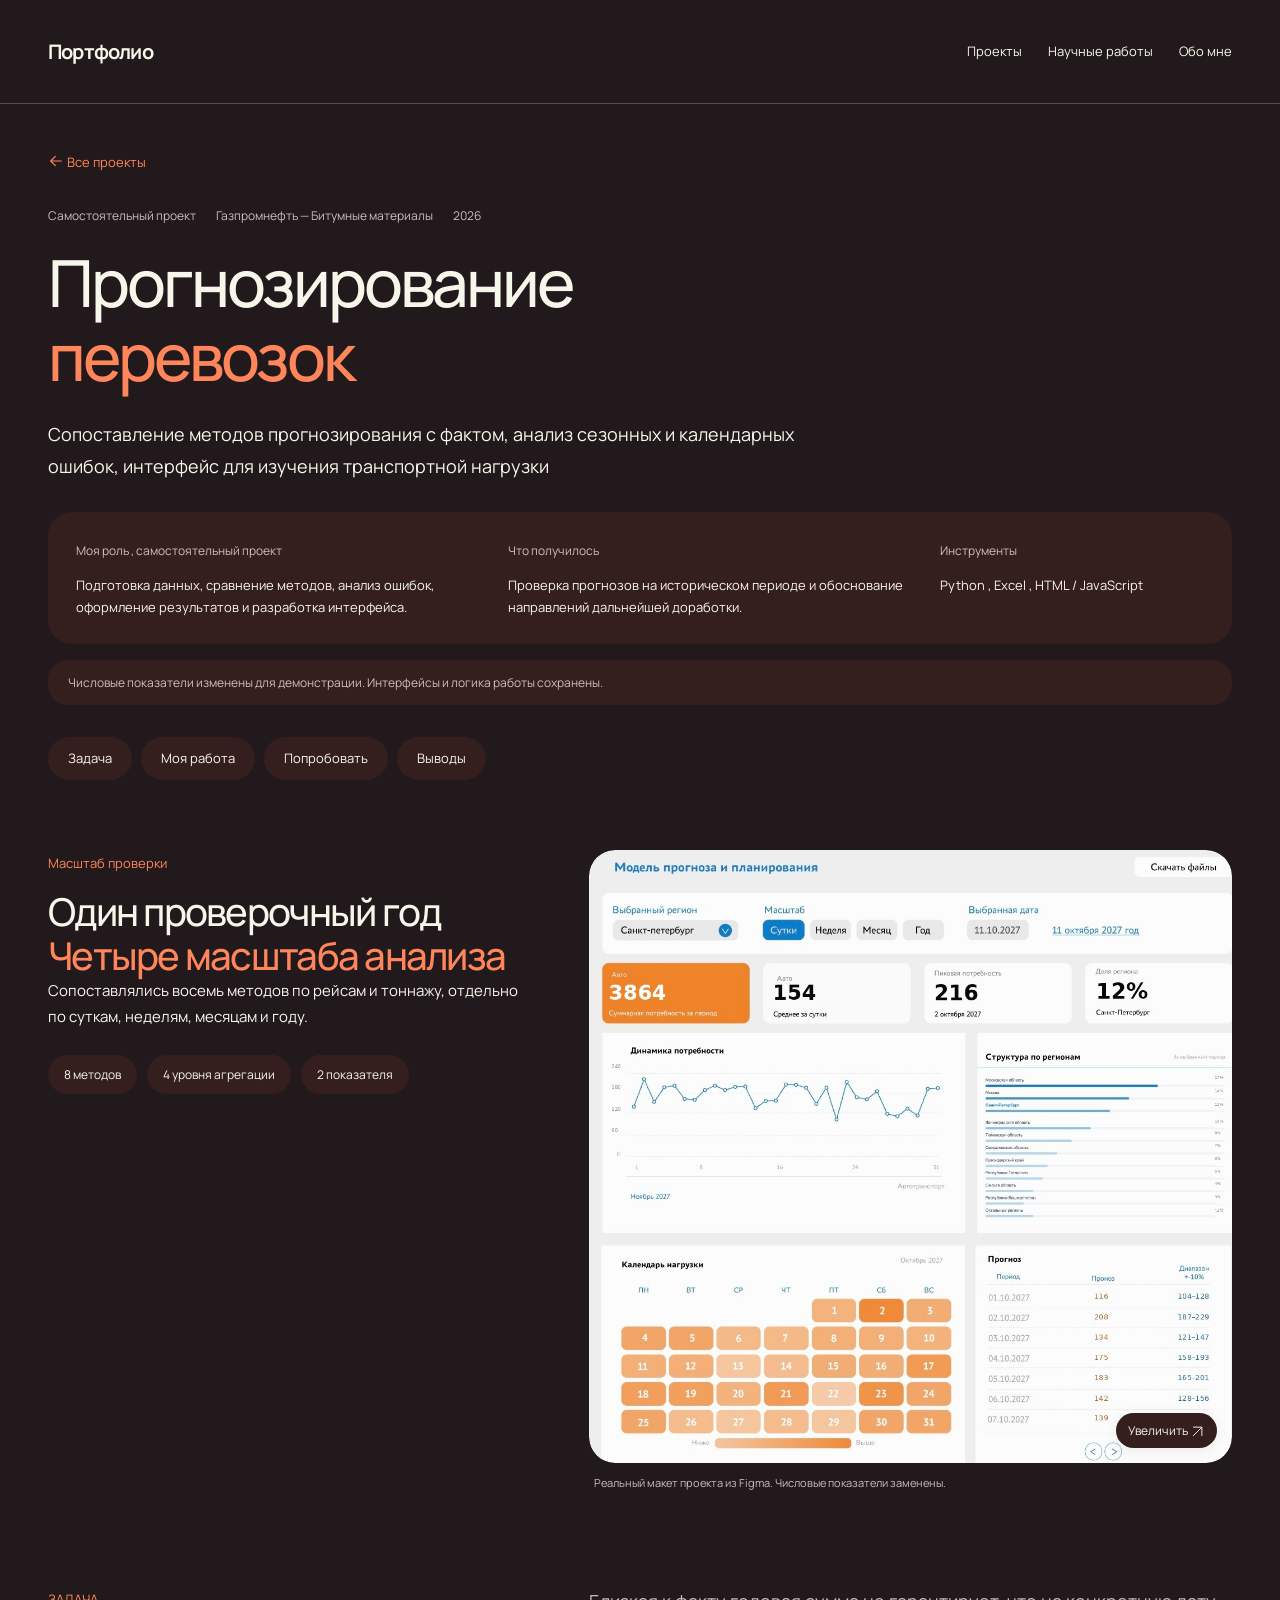
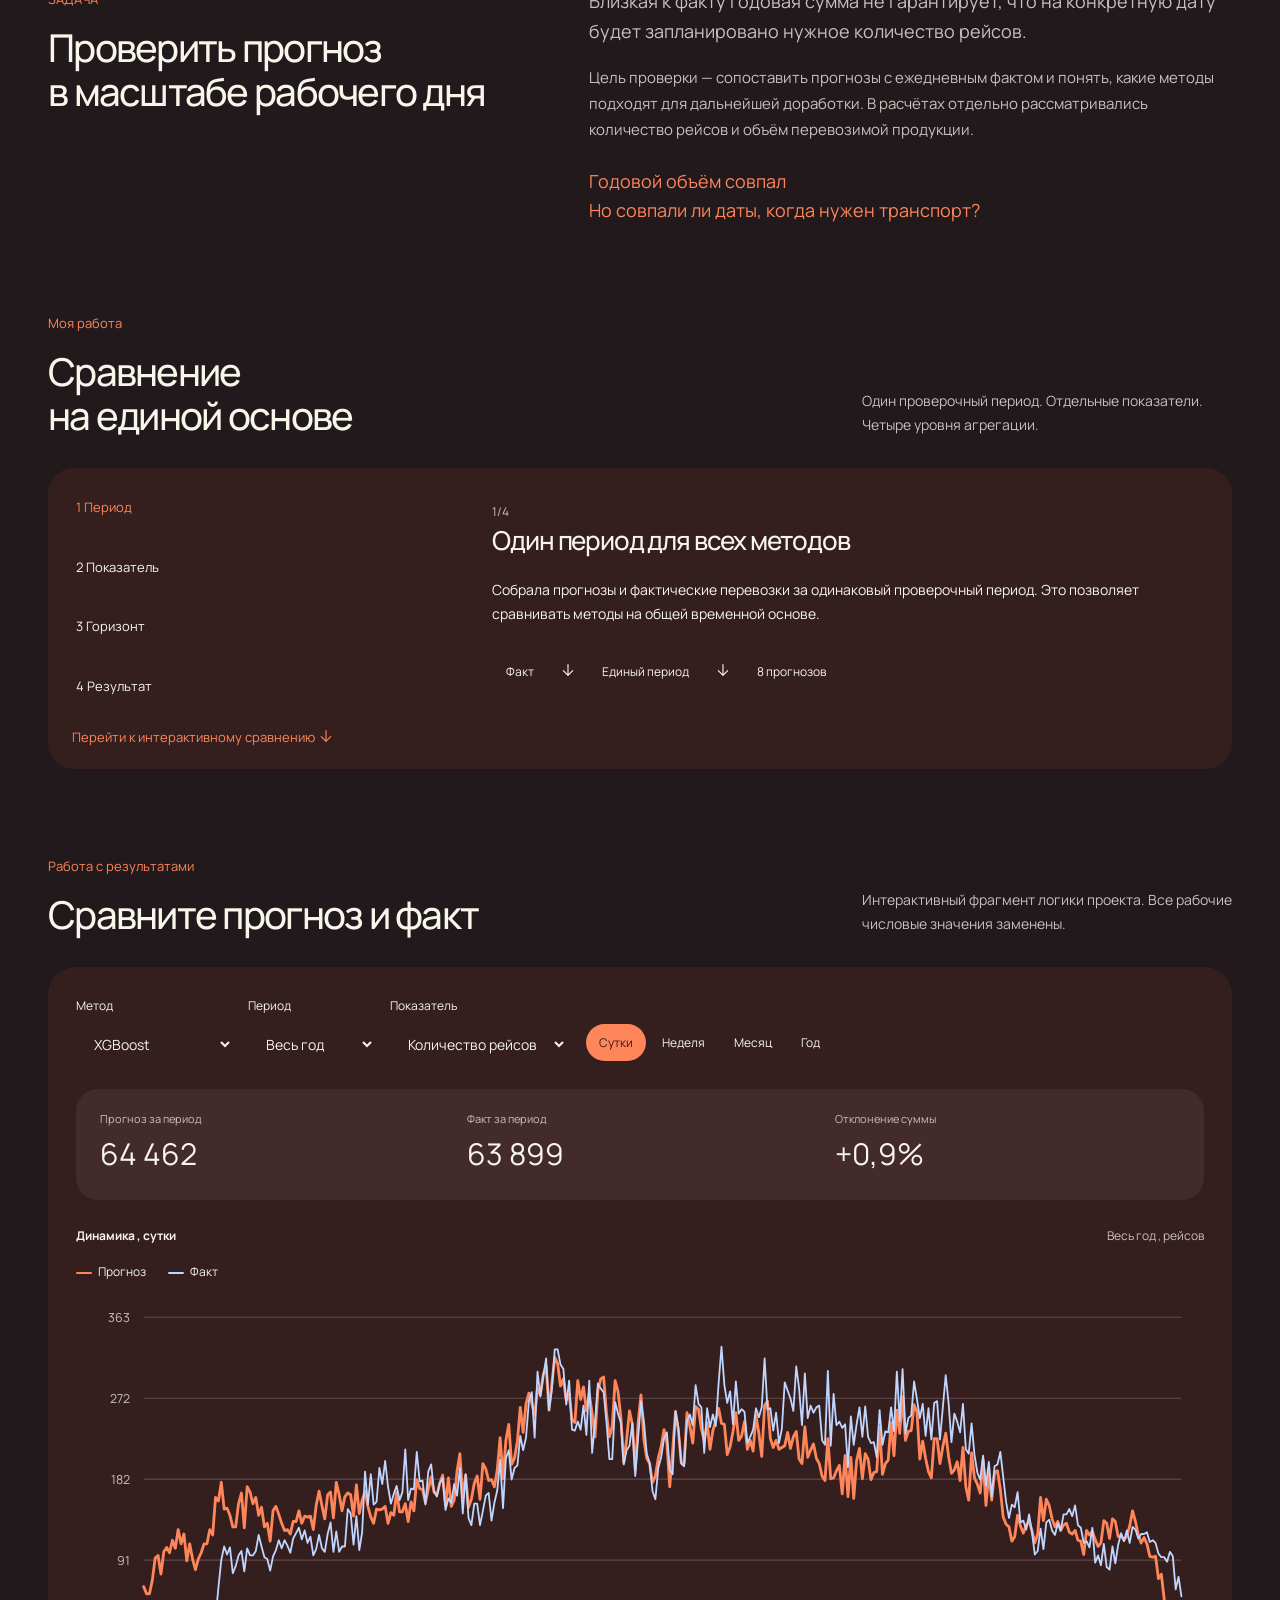
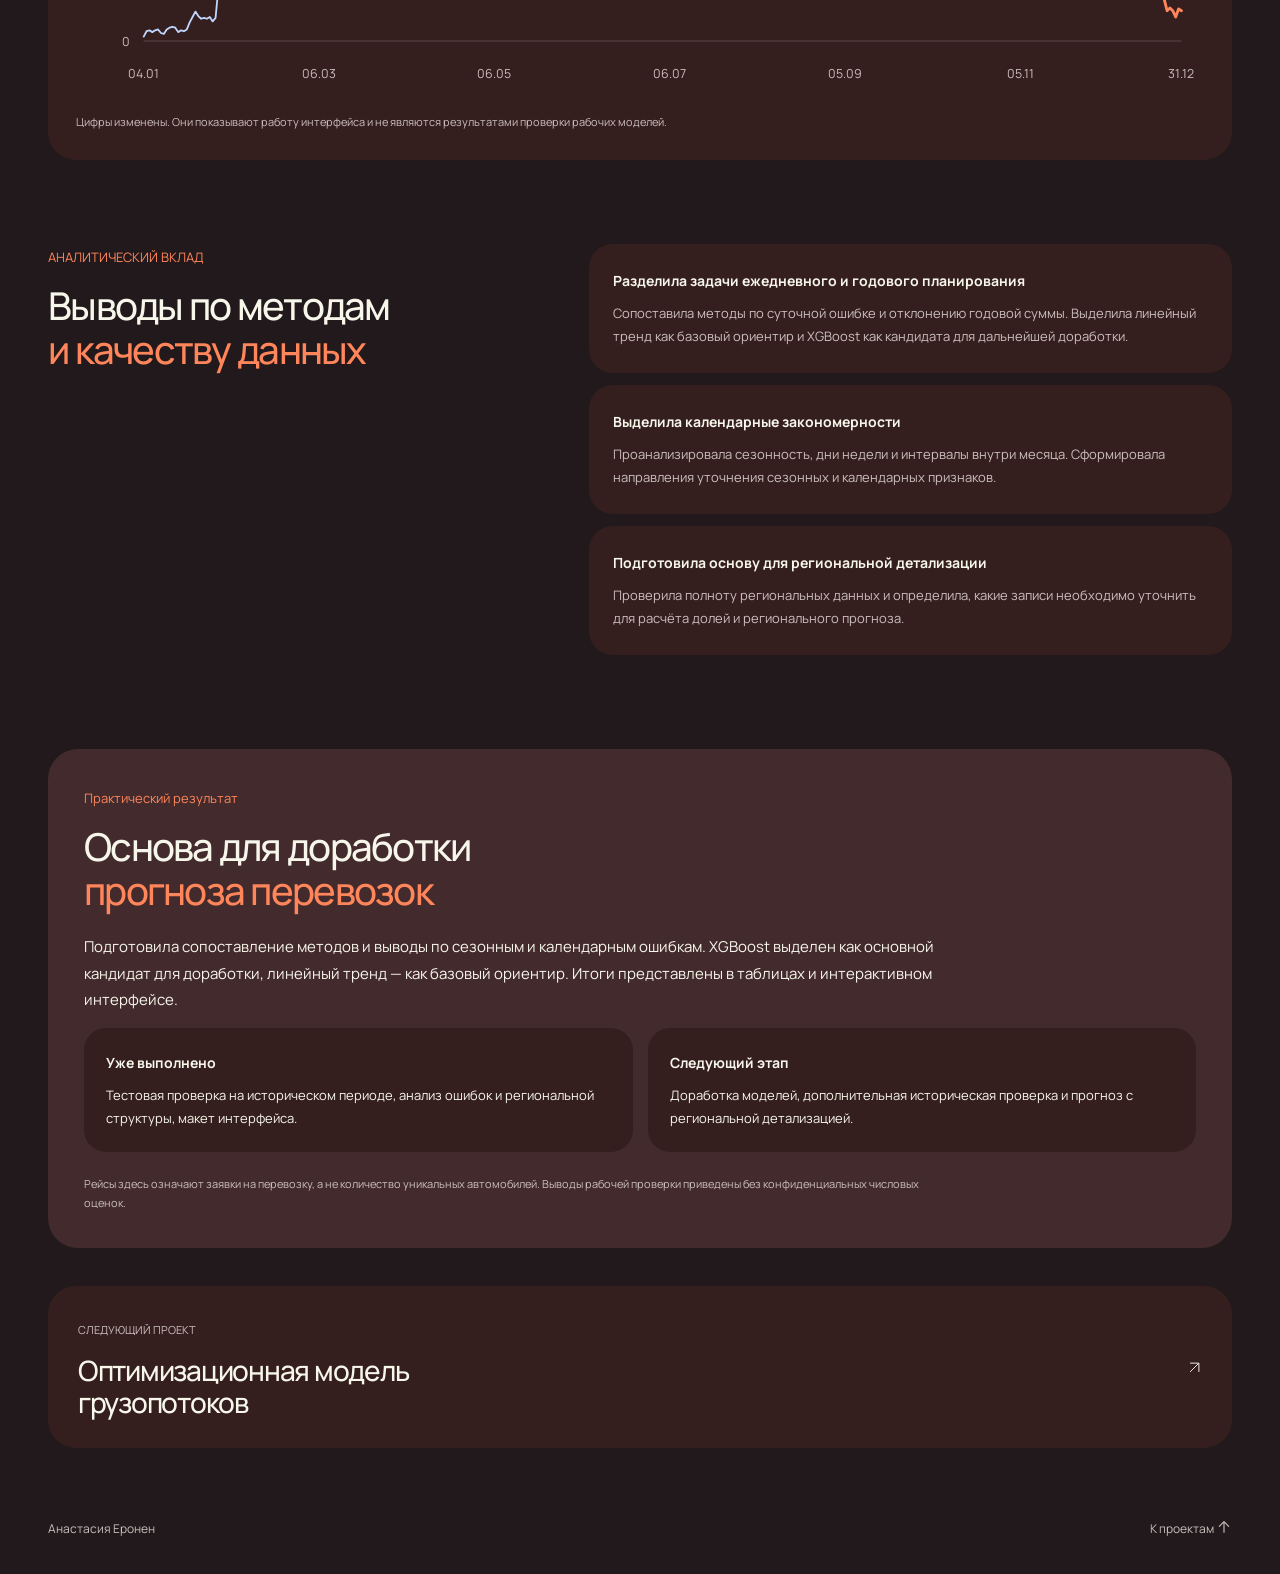
<file: projects/transport-forecast/index.html>
<!DOCTYPE html><html lang="ru"><head><meta charset="utf-8"><meta name="robots" content="index, follow"><meta name="viewport" content="width=device-width,initial-scale=1"><title>Прогнозирование перевозок | Анастасия Еронен</title><meta name="description" content="Самостоятельный проект Анастасии Еронен в «Газпромнефть — Битумные материалы»: задача, методы, интерфейс и результаты."><link rel="canonical" href="https://anastasiaeron.github.io/projects/transport-forecast/"><meta property="og:title" content="Прогнозирование перевозок | Анастасия Еронен"><meta property="og:description" content="Самостоятельный проект Анастасии Еронен в «Газпромнефть — Битумные материалы»: задача, методы, интерфейс и результаты."><meta property="og:url" content="https://anastasiaeron.github.io/projects/transport-forecast/"><link rel="stylesheet" href="../../assets/style.css"><link rel="preload" href="../../assets/manrope.ttf" as="font" type="font/ttf" crossorigin=""></head><body class="casebody"><a class="skip-link" href="#main">К содержанию</a><header><a class="brand" href="../../">Портфолио</a><nav aria-label="Навигация"><a href="../../#projects">Проекты</a><a href="../../research/">Научные работы</a><a href="../../#about">Обо мне</a></nav></header><main class="wrap" id="main"><article class="case"><div class="project-opening"><a class="back" href="../../#projects"><svg xmlns="http://www.w3.org/2000/svg" class="vector-arrow" viewBox="0 0 24 24" width="16" height="16" fill="none" stroke="currentColor" stroke-width="1.7" stroke-linecap="round" stroke-linejoin="round" aria-hidden="true" focusable="false" style="display:inline-block;vertical-align:-0.15em;flex-shrink:0;overflow:visible"><path d="M20 12H4m7-7-7 7 7 7"></path></svg> Все проекты</a><div class="case-kicker"><span>Самостоятельный проект</span><span>Газпромнефть — Битумные материалы</span><span>2026</span></div><h1>Прогнозирование<br><span>перевозок</span></h1><p class="case-lead">Сопоставление методов прогнозирования с фактом, анализ сезонных и календарных ошибок, интерфейс для изучения транспортной нагрузки</p><div class="project-brief"><div><small>Моя роль , самостоятельный проект</small><p>Подготовка данных, сравнение методов, анализ ошибок, оформление результатов и разработка интерфейса.</p></div><div><small>Что получилось</small><p>Проверка прогнозов на историческом периоде и обоснование направлений дальнейшей доработки.</p></div><div><small>Инструменты</small><p>Python , Excel , HTML / JavaScript</p></div></div><div class="public-note"><span class="note-dot"></span>Числовые показатели изменены для демонстрации. Интерфейсы и логика работы сохранены.</div></div><nav class="case-subnav" aria-label="Разделы проекта"><button data-section="fc-overview">Задача</button><button data-section="fc-work">Моя работа</button><button data-section="fc-demo">Попробовать</button><button data-section="fc-result">Выводы</button></nav><section class="forecast-intro"><div><span class="eyebrow">Масштаб проверки</span><h2>Один проверочный год<br><span>Четыре масштаба анализа</span></h2><p>Сопоставлялись восемь методов по рейсам и тоннажу, отдельно по суткам, неделям, месяцам и году.</p><div class="scope-pills"><span>8 методов</span><span>4 уровня агрегации</span><span>2 показателя</span></div></div><figure class="evidence-image"><button class="image-open" data-open-image="forecast" aria-label="Увеличить: Макет модели прогноза и планирования из Figma"><img src="../../assets/forecast.jpg" alt="Макет модели прогноза и планирования из Figma" loading="lazy"><span class="image-zoom">Увеличить <svg class="arrow-icon" width="15" height="15" viewBox="0 0 24 24" fill="none" aria-hidden="true"><path d="M5 19L19 5M5 5H19V19" stroke="currentColor" stroke-width="1.5"></path></svg></span></button><figcaption>Реальный макет проекта из Figma. Числовые показатели заменены.</figcaption></figure></section>
<section id="fc-overview" class="case-chapter"><div class="chapter-heading"><span>ЗАДАЧА</span><h2>Проверить прогноз<br>в масштабе рабочего дня</h2></div><div class="chapter-body"><p class="chapter-lead">Близкая к факту годовая сумма не гарантирует, что на конкретную дату будет запланировано нужное количество рейсов.</p><p>Цель проверки — сопоставить прогнозы с ежедневным фактом и понять, какие методы подходят для дальнейшей доработки. В расчётах отдельно рассматривались количество рейсов и объём перевозимой продукции.</p><div class="forecast-question"><p>Годовой объём совпал<br>Но совпали ли даты, когда нужен транспорт?</p></div></div></section>
<section id="fc-work" class="comparison-section"><div class="evidence-heading"><div><span class="eyebrow">Моя работа</span><h2>Сравнение<br>на единой основе</h2></div><p>Один проверочный период. Отдельные показатели. Четыре уровня агрегации.</p></div><div class="comparison-workbench"><div class="compare-tabs" role="tablist" aria-label="Как построено сравнение"><button role="tab" aria-selected="true" id="cmp-tab-0" aria-controls="compare-panel" data-compare="0">1 Период</button><button role="tab" aria-selected="false" tabindex="-1" id="cmp-tab-1" aria-controls="compare-panel" data-compare="1">2 Показатель</button><button role="tab" aria-selected="false" tabindex="-1" id="cmp-tab-2" aria-controls="compare-panel" data-compare="2">3 Горизонт</button><button role="tab" aria-selected="false" tabindex="-1" id="cmp-tab-3" aria-controls="compare-panel" data-compare="3">4 Результат</button></div><div id="compare-panel" class="compare-panel" role="tabpanel" aria-labelledby="cmp-tab-0" tabindex="0"></div><a class="compare-jump" href="#fc-demo" data-section="fc-demo">Перейти к интерактивному сравнению <svg xmlns="http://www.w3.org/2000/svg" class="vector-arrow" viewBox="0 0 24 24" width="16" height="16" fill="none" stroke="currentColor" stroke-width="1.7" stroke-linecap="round" stroke-linejoin="round" aria-hidden="true" focusable="false" style="display:inline-block;vertical-align:-0.15em;flex-shrink:0;overflow:visible"><path d="M12 4v16m-7-7 7 7 7-7"></path></svg></a></div></section>
<section id="fc-demo" class="case-demo-section"><div class="evidence-heading"><div><span class="eyebrow">Работа с результатами</span><h2>Сравните прогноз и факт</h2></div><p>Интерактивный фрагмент логики проекта. Все рабочие числовые значения заменены.</p></div><div class="project-chart"><div class="chart-controls"><label>Метод<select id="public-method"><option value="1">Линейный тренд</option><option value="2">LightGBM</option><option value="3">SARIMA</option><option value="4" selected="">XGBoost</option><option value="5">TimesFM 2.5</option><option value="6">CatBoost</option><option value="7">Prophet</option><option value="8">MSTL + ETS</option></select></label><label>Период<select id="public-period"><option value="all">Весь год</option><option value="h1">I полугодие</option><option value="h2">II полугодие</option><option value="1">Январь</option><option value="2">Февраль</option><option value="3">Март</option><option value="4">Апрель</option><option value="5">Май</option><option value="6">Июнь</option><option value="7">Июль</option><option value="8">Август</option><option value="9">Сентябрь</option><option value="10">Октябрь</option><option value="11">Ноябрь</option><option value="12">Декабрь</option></select></label><label>Показатель<select id="public-metric"><option value="trips">Количество рейсов</option><option value="volume">Объём, т</option></select></label><div class="chart-segments" role="group" aria-label="Масштаб графика"><button data-public-scale="day" class="active" aria-pressed="true">Сутки</button><button data-public-scale="week" aria-pressed="false">Неделя</button><button data-public-scale="month" aria-pressed="false">Месяц</button><button data-public-scale="year" aria-pressed="false">Год</button></div></div><div class="public-chart-stats" aria-live="polite"><div><small>Прогноз за период</small><b id="public-total"></b></div><div><small>Факт за период</small><b id="public-fact"></b></div><div><small>Отклонение суммы</small><b id="public-bias"></b></div></div><div class="chart-title-row"><b id="public-chart-title">Динамика , сутки</b><span id="public-chart-sub"></span></div><div class="chart-legend"><span><i class="forecast-line"></i>Прогноз</span><span><i class="fact-line"></i>Факт</span></div><div class="public-plot-wrap"><svg id="public-chart" viewBox="0 0 1000 350" role="group" tabindex="0" aria-label="Сравнение прогноза и факта. Стрелки влево и вправо перемещают указатель по датам."></svg><div id="public-tooltip" class="public-tooltip" hidden=""></div></div><div class="chart-bottom"><p>Цифры изменены. Они показывают работу интерфейса и не являются результатами проверки рабочих моделей.</p></div></div></section>
<section id="fc-result" class="case-chapter"><div class="chapter-heading"><span>АНАЛИТИЧЕСКИЙ ВКЛАД</span><h2>Выводы по методам<br><span>и качеству данных</span></h2></div><div class="chapter-body"><div class="finding"><span>А</span><div><b>Разделила задачи ежедневного и годового планирования</b><p>Сопоставила методы по суточной ошибке и отклонению годовой суммы. Выделила линейный тренд как базовый ориентир и XGBoost как кандидата для дальнейшей доработки.</p></div></div><div class="finding"><span>Б</span><div><b>Выделила календарные закономерности</b><p>Проанализировала сезонность, дни недели и интервалы внутри месяца. Сформировала направления уточнения сезонных и календарных признаков.</p></div></div><div class="finding"><span>В</span><div><b>Подготовила основу для региональной детализации</b><p>Проверила полноту региональных данных и определила, какие записи необходимо уточнить для расчёта долей и регионального прогноза.</p></div></div></div></section>
<section class="case-outcome"><span class="eyebrow">Практический результат</span><h2>Основа для доработки<br><span>прогноза перевозок</span></h2><p>Подготовила сопоставление методов и выводы по сезонным и календарным ошибкам. XGBoost выделен как основной кандидат для доработки, линейный тренд — как базовый ориентир. Итоги представлены в таблицах и интерактивном интерфейсе.</p><div class="outcome-details"><div><b>Уже выполнено</b><p>Тестовая проверка на историческом периоде, анализ ошибок и региональной структуры, макет интерфейса.</p></div><div><b>Следующий этап</b><p>Доработка моделей, дополнительная историческая проверка и прогноз с региональной детализацией.</p></div></div><p class="case-limits">Рейсы здесь означают заявки на перевозку, а не количество уникальных автомобилей. Выводы рабочей проверки приведены без конфиденциальных числовых оценок.</p></section><a class="next-project" href="../polymer-supply/"><div><small>СЛЕДУЮЩИЙ ПРОЕКТ</small><h2>Оптимизационная модель<br>грузопотоков</h2></div><svg class="arrow-icon" width="15" height="15" viewBox="0 0 24 24" fill="none" aria-hidden="true"><path d="M5 19L19 5M5 5H19V19" stroke="currentColor" stroke-width="1.5"></path></svg></a></article></main><dialog id="evidence-viewer"><button id="evidence-close" aria-label="Закрыть изображение">×</button><img alt=""><p>Материал проекта. Числа изменены для демонстрации.</p></dialog><script src="../../assets/project.js?v=svg-20261117-2"></script><script>wireEvidence();wireCaseExtras();wirePublic();document.getElementById('evidence-close').onclick=()=>document.getElementById('evidence-viewer').close();document.getElementById('evidence-viewer').addEventListener('click',e=>{if(e.target.id==='evidence-viewer')e.target.close()});</script><footer><span>Анастасия Еронен</span><a href="../../#projects">К проектам <svg xmlns="http://www.w3.org/2000/svg" class="vector-arrow" viewBox="0 0 24 24" width="16" height="16" fill="none" stroke="currentColor" stroke-width="1.7" stroke-linecap="round" stroke-linejoin="round" aria-hidden="true" focusable="false" style="display:inline-block;vertical-align:-0.15em;flex-shrink:0;overflow:visible"><path d="M12 20V4m-7 7 7-7 7 7"></path></svg></a></footer><script src="../../assets/ui.js?v=svg-20261117-2" defer=""></script></body></html>
</file>
<file: assets/style.css>
:root{--ink:#f7f6eb;--muted:#cbbfbd;--blue:#f7f6eb;--pale:#351f1e;--line:#66474a;--bg:#21191b}*{box-sizing:border-box}html{scroll-behavior:smooth;scroll-padding-top:32px}body{margin:0;background:var(--bg);color:var(--ink);font:16px/1.6 Arial,Helvetica,sans-serif}a{color:inherit;text-decoration:none}button,select{font:inherit;color:inherit}button,a,select{-webkit-tap-highlight-color:transparent}button{cursor:pointer}a:focus-visible,button:focus-visible,select:focus-visible,svg:focus-visible,summary:focus-visible{outline:3px solid var(--blue);outline-offset:5px}img{max-width:100%;height:auto;display:block}h1,h2,h3,p,figure{margin:0}h1,h2,h3{font-weight:400;line-height:1.08;letter-spacing:-.04em}p+p{margin-top:18px}header,footer,.shell,.wrap{max-width:1280px;margin:0 auto;padding-left:48px;padding-right:48px}header{height:96px;display:flex;align-items:center;justify-content:space-between;border-bottom:1px solid var(--line);gap:24px}.brand{font-size:16px;font-weight:600}header nav{display:flex;gap:30px;font-size:14px}header nav a:hover,footer a:hover{color:var(--blue)}.eyebrow,.case-kicker,.chapter-heading>span,.question-kicker,.project-brief small,.chart-controls label{font-size:11px;letter-spacing:.1em;text-transform:uppercase}.intro{padding:64px 0 62px}.intro h1{font-size:clamp(42px,6.2vw,84px);letter-spacing:-.055em;margin-top:25px;line-height:1.02}.intro h1 span,.about-section h2 span{color:var(--blue)}.intro-bottom{display:grid;grid-template-columns:1fr 1fr;gap:70px;margin-top:55px;padding-top:30px;border-top:1px solid var(--line)}.intro-author{display:flex;gap:20px;align-items:center;align-self:start}.intro-author img{width:76px;height:90px;object-fit:cover;object-position:50% 25%;border-radius:3px}.intro-author p{font-size:15px}.intro-author span{font-size:13px;color:var(--muted)}.intro-description{font-size:17px;max-width:500px}.button{background:var(--ink);color:#fff;display:inline-flex;gap:50px;padding:12px 20px;margin-top:25px;border-radius:3px;font-size:14px}.button:hover{background:var(--blue)}.sectionline{display:flex;justify-content:space-between;align-items:end;gap:30px;padding:25px 0;border-top:1px solid var(--line)}.sectionline h2{font-size:32px}.sectionline p{font-size:13px;color:var(--muted)}.project-slide{background:#351f1e;border:1px solid var(--line);border-radius:8px;overflow:hidden;margin-bottom:30px}.slide-heading{padding:38px 42px 30px}.slide-heading h3{font-size:clamp(30px,4vw,51px);margin-top:18px}.project-image{position:relative;display:block;padding:0 42px;background:linear-gradient(#fff,#432a2c)}.project-image img{width:100%;aspect-ratio:1.9;object-fit:cover;object-position:top;border:1px solid #66474a;border-radius:5px 5px 0 0}.project-image>span{position:absolute;bottom:18px;right:60px;background:#351f1e;padding:8px 14px;font-size:12px;border-radius:3px}.slide-bottom{display:grid;grid-template-columns:1fr .85fr;gap:65px;padding:35px 42px}.project-summary p{max-width:510px}.text-link{display:flex;justify-content:space-between;gap:25px;align-items:center;border-bottom:1px solid var(--blue);padding:12px 0;margin-top:20px;color:var(--blue);font-size:14px}.text-link:hover{color:var(--ink)}.result-block{border-left:1px solid var(--line);padding-left:40px}.result-block strong{font-size:72px;line-height:1;letter-spacing:-5px;font-weight:400;color:var(--blue)}.result-block strong span{font-size:38px}.result-block p{font-size:13px;margin-top:10px}.result-block small{font-size:11px;color:var(--muted);display:block;margin-top:12px}.forecast-slide{background:var(--pale)}.forecast-layout{display:grid;grid-template-columns:.85fr 1.15fr;gap:50px;padding:0 42px 40px;align-items:start}.forecast-copy>p{font-size:15px}.method-stats{display:flex;gap:45px;margin:28px 0}.method-stats strong{font-size:64px;font-weight:400;line-height:1}.method-stats span{display:block;font-size:12px}.forecast-image{align-self:stretch;display:flex;flex-direction:column;justify-content:center}.forecast-image img{width:100%;border:1px solid #66474a;border-radius:4px}.forecast-image>span{font-size:11px;color:var(--muted);margin-top:10px}.about-section{padding:60px 0 40px;display:grid;grid-template-columns:1fr 1fr;gap:65px}.about-section h2{font-size:37px;margin-top:20px}.about-copy{font-size:15px}.skills-list{margin-top:28px}.skills-list>div{display:grid;grid-template-columns:1fr 1.2fr;border-top:1px solid var(--line);padding:12px 0;gap:20px;font-size:13px}.skills-list dt{color:var(--muted)}.skills-list dd{margin:0}.disclosure{font-size:12px;color:var(--muted);padding:20px 0 40px}footer{padding-top:25px;padding-bottom:35px;display:flex;justify-content:space-between;border-top:1px solid var(--line);font-size:12px;color:var(--muted)}
/* Project pages: one shared layout for real material and working controls. */
.case{padding:45px 0}.project-opening{padding:0 0 32px}.back{font-size:13px;color:var(--blue)}.case-kicker{display:flex;flex-wrap:wrap;gap:20px;margin:30px 0 20px;color:var(--muted)}.case h1{font-size:clamp(38px,5.2vw,68px)}.case-lead{font-size:20px;max-width:820px;margin-top:25px}.project-brief{display:grid;grid-template-columns:1.2fr 1.2fr .8fr;gap:35px;margin-top:35px;padding:25px 0;border-top:1px solid var(--line)}.project-brief p{font-size:14px;margin-top:10px}.project-brief small{color:var(--muted)}.public-note{font-size:12px;color:var(--muted);padding:12px 16px;background:var(--pale)}.case-subnav{display:flex;gap:12px;flex-wrap:wrap;padding:0 0 30px}.case-subnav button{border:1px solid var(--line);background:#351f1e;padding:9px 16px;border-radius:3px;font-size:13px}.case-subnav button:hover{background:var(--pale)}.evidence-image{margin:0}.image-open{padding:0;display:block;width:100%;border:1px solid var(--line);background:#351f1e;position:relative}.image-open img{width:100%;height:auto;max-height:680px;object-fit:contain}.image-zoom{position:absolute;right:15px;bottom:15px;background:#351f1e;padding:7px 12px;font-size:12px}.evidence-image figcaption{font-size:12px;color:var(--muted);margin:10px 0}.case-chapter,.forecast-intro{display:grid;grid-template-columns:.85fr 1.15fr;gap:65px;padding:50px 0;border-bottom:1px solid var(--line)}.chapter-heading h2,.evidence-heading h2,.forecast-intro h2,.case-outcome h2{font-size:clamp(30px,3.2vw,43px);margin-top:15px}.chapter-heading>span{color:var(--muted)}.chapter-lead{font-size:19px}.chapter-body p{color:var(--muted)}.context-tags,.scope-pills{display:flex;gap:10px;flex-wrap:wrap;margin-top:25px}.context-tags span,.scope-pills span{font-size:12px;border:1px solid var(--line);padding:8px 12px}.scope-pills b{font-size:28px;color:var(--blue)}.business-question{padding:22px;margin-top:25px;background:var(--pale)}.business-question p{margin-top:12px;color:var(--ink)}.supply-switch{display:flex;gap:10px;margin:25px 0 16px}.supply-switch button{padding:10px 16px;border:1px solid var(--line);background:#351f1e;border-radius:3px;font-size:13px}.supply-switch button[aria-pressed=true]{background:var(--blue);color:#fff;border-color:var(--blue)}.supply-chain{display:flex;gap:15px;flex-wrap:wrap;align-items:center;padding:20px 0}.supply-chain span{background:var(--pale);padding:12px 18px}.supply-chain i{font-style:normal}.small-note{font-size:13px}.my-work,.comparison-section,.case-demo-section{padding:50px 0;border-bottom:1px solid var(--line)}.evidence-heading{display:flex;justify-content:space-between;align-items:end;gap:40px;margin-bottom:30px}.evidence-heading>p{max-width:370px;font-size:14px;color:var(--muted)}.work-cards{display:grid;grid-template-columns:repeat(4,1fr);gap:15px}.work-cards>div{padding:22px;background:#351f1e;border:1px solid var(--line)}.work-cards h3{font-size:23px;margin:16px 0}.work-cards p{font-size:13px;color:var(--muted)}.work-sticker{font-size:11px;color:var(--blue)}.stage-grid{display:none}.feature-row,.finding{display:flex;gap:20px;padding:22px 0;border-top:1px solid var(--line)}.feature-row:first-child,.finding:first-child{border-top:0;padding-top:0}.feature-row p,.finding p{font-size:14px;margin-top:8px}.finding>span{color:var(--blue);font-size:24px}.case-outcome{padding:40px;background:var(--pale);margin-top:40px;border-radius:5px}.case-outcome>p{margin-top:22px;max-width:850px}.result-impact{display:flex;gap:40px;align-items:center;margin:30px 0}.result-impact>strong{font-size:90px;font-weight:400;letter-spacing:-5px;line-height:1;color:var(--blue);white-space:nowrap}.result-impact>strong span{font-size:45px}.result-impact h3{font-size:26px}.result-impact p{font-size:14px;margin-top:15px}.outcome-details{display:grid;grid-template-columns:1fr 1fr;gap:40px;padding-top:25px;border-top:1px solid #66474a}.outcome-details p{font-size:14px;margin-top:8px}.case-limits,.development{font-size:12px;color:var(--muted)}.next-project{display:flex;justify-content:space-between;align-items:center;padding:35px 0;margin-top:30px;border-top:1px solid var(--line)}.next-project small{font-size:11px;color:var(--muted)}.next-project h2{font-size:30px;margin-top:12px}.arrow-icon{vertical-align:middle;flex-shrink:0}.comparison-workbench{display:grid;grid-template-columns:.7fr 1.3fr;border:1px solid var(--line);background:#351f1e}.compare-tabs{display:flex;flex-direction:column}.compare-tabs button{text-align:left;background:#351f1e;border:0;border-bottom:1px solid var(--line);padding:18px;font-size:14px}.compare-tabs button[aria-selected=true]{background:var(--pale);color:var(--blue)}.compare-panel{padding:30px}.compare-panel h3{font-size:25px;margin:20px 0}.compare-panel p{font-size:14px}.compare-index{font-size:12px;color:var(--muted)}.compare-chain{display:flex;gap:12px;flex-wrap:wrap;margin-top:25px;font-size:12px}.compare-chain span{background:var(--pale);padding:8px}.compare-chain i{font-style:normal;align-self:center}.compare-jump{font-size:13px;color:var(--blue);display:inline-block;margin-top:20px}.project-chart{padding:28px;background:#351f1e;border:1px solid var(--line)}.chart-controls{display:flex;gap:15px;flex-wrap:wrap;align-items:end}.chart-controls label{display:flex;flex-direction:column;gap:8px}.chart-controls select{min-height:40px;padding:7px 12px;border:1px solid var(--line);background:#351f1e;font-size:14px;letter-spacing:0;text-transform:none;max-width:100%}.chart-segments{display:flex;gap:2px;flex-wrap:wrap}.chart-segments button{border:1px solid var(--line);background:#351f1e;padding:9px 12px;font-size:13px}.chart-segments button.active{color:#fff;background:var(--blue);border-color:var(--blue)}.public-chart-stats{display:grid;grid-template-columns:repeat(3,1fr);gap:20px;border-top:1px solid var(--line);margin-top:25px;padding-top:25px}.public-chart-stats small{font-size:11px;color:var(--muted);display:block}.public-chart-stats b{font-weight:400;font-size:30px}.chart-title-row{display:flex;justify-content:space-between;gap:20px;margin-top:25px;font-size:13px}.chart-title-row span{color:var(--muted)}.chart-legend{display:flex;gap:22px;margin:15px 0;font-size:12px}.chart-legend i{display:inline-block;width:16px;border-top:2px solid #f7f6eb;margin-right:6px;vertical-align:middle}.chart-legend .fact-line{border-color:#f7f6eb}.public-plot-wrap{position:relative}#public-chart{width:100%;height:auto;display:block;touch-action:pan-y}.public-tooltip{position:absolute;top:10px;background:#351f1e;border:1px solid var(--line);padding:12px;box-shadow:0 5px 20px #100b0d15;font-size:12px;pointer-events:none;min-width:160px;max-width:210px}.public-tooltip span,.public-tooltip small{display:block}.public-tooltip small{font-size:10px;color:var(--muted)}.chart-bottom{display:flex;justify-content:space-between;gap:30px;align-items:center;border-top:1px solid var(--line);padding-top:20px}.chart-bottom p{font-size:11px;color:var(--muted);max-width:550px}.chart-bottom button{border:1px solid var(--line);background:#351f1e;padding:9px 14px;font-size:12px;white-space:nowrap}dialog{border:1px solid var(--line);padding:40px 20px 20px;max-width:95vw;max-height:95vh;background:#351f1e}dialog::backdrop{background:#100b0dc9}dialog img{max-height:75vh;max-width:88vw;object-fit:contain}dialog p{font-size:12px;margin-top:15px}#evidence-close{position:absolute;top:3px;right:10px;border:0;background:none;font-size:26px}
@media(max-width:900px){header,footer,.shell,.wrap{padding-left:25px;padding-right:25px}.intro h1{font-size:7.3vw}.intro-bottom{gap:35px}.slide-heading{padding:30px}.project-image{padding:0 30px}.slide-bottom{padding:30px;gap:30px}.forecast-layout{padding:0 30px 30px;gap:25px}.about-section,.case-chapter,.forecast-intro{gap:35px}.work-cards{grid-template-columns:1fr 1fr}.project-brief{gap:20px}.chart-segments{width:100%}.result-block{padding-left:25px}}
@media(max-width:600px){header,footer,.shell,.wrap{padding-left:18px;padding-right:18px}header{height:76px;gap:15px}.brand{font-size:13px}header nav{font-size:12px;gap:15px}.intro{padding:36px 0}.intro h1{font-size:clamp(30px,8.2vw,49px);letter-spacing:-.05em;overflow-wrap:anywhere}.intro-bottom{grid-template-columns:1fr;margin-top:30px;gap:25px}.intro-description{font-size:16px}.intro-author img{width:55px;height:66px}.intro-author p{font-size:13px}.intro-author span{font-size:11px}.sectionline{display:block}.sectionline p{margin-top:15px;font-size:12px}.sectionline h2{font-size:27px}.slide-heading{padding:25px 20px}.slide-heading h3{font-size:clamp(24px,6.8vw,35px)}.project-image{padding:0 15px}.project-image img{aspect-ratio:1.35;object-fit:contain;background:#351f1e}.project-image>span{right:25px;bottom:10px;font-size:10px;padding:5px 8px}.slide-bottom,.forecast-layout{grid-template-columns:1fr;padding:25px 20px;gap:25px}.project-summary p{font-size:14px}.result-block{border-left:0;border-top:1px solid var(--line);padding:22px 0 0}.result-block strong{font-size:60px}.forecast-image{grid-row:1}.method-stats{margin:20px 0;gap:35px}.method-stats strong{font-size:50px}.about-section{grid-template-columns:1fr;padding-top:35px;gap:25px}.about-section h2{font-size:29px}.skills-list>div{grid-template-columns:.85fr 1.15fr;font-size:12px;gap:12px}.about-copy{font-size:14px}.case{padding-top:28px}.case h1{font-size:35px}.case-lead{font-size:17px}.case-kicker{font-size:9px;gap:12px}.project-brief{grid-template-columns:1fr;padding-bottom:15px;gap:20px}.case-subnav{gap:6px}.case-subnav button{font-size:12px;padding:8px 10px}.case-chapter,.forecast-intro{grid-template-columns:1fr;gap:25px;padding:30px 0}.chapter-heading h2,.evidence-heading h2,.forecast-intro h2,.case-outcome h2{font-size:30px}.chapter-lead{font-size:17px}.my-work,.comparison-section,.case-demo-section{padding:30px 0}.evidence-heading{display:block;margin-bottom:20px}.evidence-heading>p{margin-top:15px}.work-cards{grid-template-columns:1fr}.work-cards>div{padding:20px}.case-outcome{padding:25px 20px}.result-impact{display:block}.result-impact>strong{font-size:76px}.result-impact h3{font-size:23px;margin-top:20px}.outcome-details{grid-template-columns:1fr;gap:25px}.next-project h2{font-size:24px}.comparison-workbench{grid-template-columns:1fr}.compare-tabs{display:grid;grid-template-columns:1fr 1fr}.compare-tabs button{padding:12px;font-size:12px}.compare-panel{padding:20px}.project-chart{padding:18px 12px}.chart-controls{display:grid;grid-template-columns:1fr 1fr;gap:12px}.chart-controls label:first-child{grid-column:1/-1}.chart-controls label{min-width:0;font-size:10px}.chart-controls select{min-width:0;width:100%;font-size:12px}.chart-segments{grid-column:1/-1}.chart-segments button{padding:8px 10px;font-size:12px}.public-chart-stats{gap:10px}.public-chart-stats b{font-size:23px}.public-chart-stats small{font-size:10px}.chart-title-row{display:block}.chart-title-row span{display:block;margin-top:5px}.chart-bottom{display:block}.chart-bottom button{margin-top:15px}.public-tooltip{max-width:160px;min-width:130px}.image-zoom{font-size:10px}.evidence-image figcaption{font-size:11px}footer{font-size:11px;gap:20px}.public-note{font-size:11px}.scope-pills{gap:8px}.scope-pills span{padding:7px 10px}}
@media(prefers-reduced-motion:reduce){html{scroll-behavior:auto}}
/* Figma direction: Manrope, soft surfaces and a restrained warm accent */
@font-face{font-family:Manrope;src:url('manrope.ttf') format('truetype');font-weight:200 800;font-style:normal;font-display:swap}
:root{--ink:#f7f6eb;--muted:#cbbfbd;--blue:#f7f6eb;--pale:#351f1e;--line:#66474a;--bg:#21191b;--warm:#f7f6eb}
body{font-family:Manrope,Arial,sans-serif;font-size:15px;line-height:1.75}h1,h2,h3{letter-spacing:-.045em;font-weight:500;line-height:1.14}header{height:104px;border:0}.brand{display:flex;flex-direction:column;gap:0;font-size:16px}.brand>span{font-size:11px;font-weight:400;color:var(--muted)}header nav{align-items:center;font-size:13px;gap:26px}.print-button{border:0;border-radius:30px;padding:10px 16px;background:#351f1e;font-size:12px;white-space:nowrap}.print-button:hover{background:var(--pale)}.skip-link{position:absolute;left:20px;top:-100px;background:#351f1e;padding:12px 20px;z-index:100;border-radius:20px}.skip-link:focus{top:10px}.intro{display:grid;grid-template-columns:1.35fr .65fr;gap:80px;align-items:center;padding:48px 0 75px}.intro h1{font-size:clamp(54px,6.5vw,88px);margin-top:22px;letter-spacing:-.065em;line-height:1.08}.intro-description{max-width:590px;font-size:17px;line-height:1.8;margin-top:28px}.intro-study{font-size:12px;color:var(--muted);margin-top:28px}.portrait-area{align-self:center}.portrait-area img{width:100%;max-width:340px;height:390px;object-fit:cover;object-position:center 22%;border-radius:160px 160px 60px 60px}.portrait-caption{display:block;font-size:12px;color:var(--muted);margin:20px 0 0 12px}.eyebrow{text-transform:none;font-size:13px;letter-spacing:0;color:var(--blue)}.button{background:var(--blue);border-radius:30px;padding:14px 24px;font-size:13px;margin-top:30px}.button:hover{background:#f7f6eb}.sectionline{border-top:0;padding-bottom:26px}.sectionline h2{font-size:32px}.sectionline p{font-size:12px}.project-slide{border:0;border-radius:32px;margin-bottom:32px;box-shadow:0 8px 35px #100b0d05}.slide-heading{padding:38px 42px 28px}.slide-heading h3{font-size:clamp(30px,3.6vw,47px);margin-top:14px}.project-image{background:linear-gradient(#fff,#351f1e);border-radius:24px;overflow:hidden}.project-image img{border:0;border-radius:22px;aspect-ratio:1.9;object-fit:cover}.project-image>span{border-radius:30px;padding:9px 17px;box-shadow:0 3px 16px #100b0d12}.slide-bottom{padding-top:30px;padding-bottom:35px}.project-summary{font-size:14px}.project-summary p+p{margin-top:12px}.text-link{border:0;background:#351f1e;border-radius:30px;padding:12px 18px;font-size:13px;margin-top:22px}.text-link:hover{background:#432a2c}.result-block{border:0;background:#351f1e;border-radius:24px;padding:24px 30px}.result-block strong{font-size:64px;letter-spacing:-4px}.result-block small{font-size:10px;line-height:1.7}.forecast-slide{background:#351f1e}.forecast-image img{border:0;border-radius:20px}.forecast-image>span{font-size:10px;margin-left:4px}.forecast-copy>p{font-size:14px}.method-stats strong{font-size:58px;font-weight:400}.about-section{padding-top:55px}.about-section h2{font-size:37px}.skills-list>div{border:0;border-radius:16px;background:#351f1e;padding:14px 18px;margin-top:8px}.about-copy{font-size:14px}.disclosure{font-size:11px}.case h1{font-size:clamp(38px,5.1vw,65px)}.case h1 span,.case h2 span{color:var(--blue)}.case-lead{font-size:18px;line-height:1.75}.case-kicker{letter-spacing:0;text-transform:none;font-size:12px;gap:20px}.project-brief{border:0;background:#351f1e;padding:25px 28px;border-radius:24px;margin-top:30px}.project-brief small{text-transform:none;font-size:12px;letter-spacing:0}.project-brief p{font-size:13px}.public-note{padding:12px 20px;border-radius:20px;margin-top:16px}.note-dot{display:none}.case-subnav{gap:9px;padding-bottom:28px}.case-subnav button{border:0;border-radius:25px;background:#351f1e;padding:10px 20px}.case-subnav button:hover{background:var(--pale)}.image-open{border:0;border-radius:26px;overflow:hidden;background:#351f1e}.image-open img{border-radius:26px}.image-zoom{border-radius:20px;box-shadow:0 3px 15px #100b0d12}.evidence-image figcaption{margin-left:5px;font-size:11px}.case-chapter,.forecast-intro,.my-work,.comparison-section,.case-demo-section{border:0;padding:42px 0}.chapter-heading>span{letter-spacing:0;text-transform:none;font-size:13px;color:var(--blue)}.chapter-heading h2,.evidence-heading h2,.forecast-intro h2,.case-outcome h2{font-size:clamp(29px,3vw,40px);margin-top:14px}.chapter-lead{font-size:18px;line-height:1.7}.context-tags span,.scope-pills span{border:0;border-radius:20px;background:#351f1e;padding:9px 16px}.business-question{border-radius:26px;background:#f7f6eb;color:#f7f6eb;padding:24px 28px;margin-top:24px}.business-question p{color:#f7f6eb;font-size:15px}.business-question .question-kicker{color:#f7f6eb;font-size:11px;text-transform:none;letter-spacing:0}.supply-switch{background:#432a2c;border-radius:28px;padding:5px;display:inline-flex;gap:3px}.supply-switch button{border:0;border-radius:25px;background:transparent;padding:9px 19px;font-size:12px}.supply-chain{gap:15px;min-height:84px}.supply-chain span{border-radius:22px;background:#351f1e;font-size:14px;padding:14px 22px}.route-factors{display:flex;flex-wrap:wrap;gap:8px;margin-top:15px}.route-factors span{background:#432a2c;border-radius:18px;padding:6px 13px;font-size:11px}.evidence-heading{gap:30px}.accent-note{color:#f7f6eb!important;background:#432a2c;border-radius:24px;padding:12px 20px;font-size:13px!important}.work-cards{gap:14px}.work-cards>div{border:0;border-radius:24px;padding:24px 21px}.work-sticker{text-transform:none;font-size:13px}.work-cards h3{font-size:21px;line-height:1.3;margin-top:18px}.work-cards p{font-size:12px;line-height:1.8}.process-details{margin-top:24px;background:#432a2c;border-radius:24px;padding:18px 24px}.process-details summary{cursor:pointer;font-size:13px;color:var(--blue)}.process-steps{display:flex;gap:10px;flex-wrap:wrap;margin-top:18px}.process-steps span{background:#351f1e;border-radius:20px;padding:9px 14px;font-size:11px}.feature-row,.finding{border:0;background:#351f1e;border-radius:24px;padding:24px!important;margin-bottom:12px}.feature-row b,.finding b{font-size:14px}.feature-row p,.finding p{font-size:13px;line-height:1.8}.finding>span{display:none}.case-outcome{border-radius:30px;padding:36px;background:#432a2c}.result-impact>strong{font-size:84px}.result-impact h3{font-size:24px}.result-impact p{font-size:13px;max-width:620px}.outcome-details{border:0;padding-top:15px;gap:15px}.outcome-details>div{border-radius:22px;background:#351f1e;padding:22px}.outcome-details b{font-size:14px}.outcome-details p{font-size:13px}.next-project{border:0;padding:30px;background:#351f1e;border-radius:28px;margin-top:38px}.next-project small{font-size:11px;text-transform:none}.next-project h2{font-size:28px}.comparison-workbench{border:0;border-radius:26px;overflow:hidden}.compare-tabs{padding:12px;gap:5px}.compare-tabs button{border:0;border-radius:20px;padding:16px;font-size:13px}.compare-panel{padding:30px}.compare-index:empty{display:none}.compare-panel h3{font-size:26px;line-height:1.3;margin-top:0}.compare-chain span{border-radius:20px;padding:9px 14px}.project-chart{border:0;border-radius:28px;padding:28px}.chart-controls label{text-transform:none;letter-spacing:0;font-size:12px}.chart-controls select{border:0;border-radius:18px;background:#351f1e;padding:10px 14px}.chart-segments{background:#351f1e;border-radius:24px;padding:4px;gap:3px}.chart-segments button{border:0;border-radius:21px;padding:8px 13px;background:transparent;font-size:12px}.public-chart-stats{border:0;padding:20px 24px;background:#351f1e;border-radius:22px;gap:22px;margin-top:24px}.public-chart-stats b{font-size:30px}.chart-title-row{font-size:12px}.chart-bottom{border:0}.chart-bottom button{border:0;border-radius:22px;background:#351f1e;padding:12px 16px}.public-tooltip{border:0;border-radius:18px;box-shadow:0 8px 30px #100b0d20}.chart-legend i{border-radius:2px}.case-limits{font-size:11px}.evidence-image{border-radius:26px}dialog{border:0;border-radius:28px;padding:48px 24px 24px;box-shadow:0 20px 100px #100b0d30}dialog img{border-radius:18px}#evidence-close{top:8px;right:12px;background:#351f1e;border-radius:50%;width:32px;height:32px;font-size:22px;line-height:1}.dialog-open{overflow:hidden}footer{border:0;padding-top:25px;padding-bottom:35px}
@media(max-width:950px){.intro{gap:45px}.portrait-area img{height:340px}.intro-description{font-size:15px}.work-cards{grid-template-columns:1fr 1fr}.work-cards h3{font-size:22px}.brand{font-size:14px}.print-button{font-size:11px}header nav{gap:18px}.project-brief{gap:20px}}
@media(max-width:600px){header{height:92px;align-items:center}.brand{font-size:12px;line-height:1.5}.brand>span{font-size:10px}header nav{gap:12px;font-size:11px}.print-button{font-size:0;padding:8px 11px;line-height:1}.print-button span{font-size:17px}.intro{grid-template-columns:1fr;gap:28px;padding:25px 0 42px}.intro h1{font-size:57px;letter-spacing:-.06em;line-height:1.06}.intro-description{font-size:15px;margin-top:22px}.intro-study{font-size:11px;margin-top:22px}.portrait-area{display:flex;align-items:center;gap:20px;grid-row:1}.portrait-area img{width:82px;height:96px;border-radius:40px}.portrait-caption{font-size:10px;margin:0;max-width:190px}.button{padding:12px 22px;margin-top:23px;font-size:12px}.eyebrow{font-size:12px}.sectionline h2{font-size:29px}.sectionline p{font-size:11px}.slide-heading{padding:25px 22px}.slide-heading h3{font-size:31px}.project-slide{border-radius:27px;margin-bottom:24px}.project-image{padding:0 15px;border-radius:22px}.project-image img{border-radius:18px;aspect-ratio:1.35;object-fit:contain}.project-image>span{font-size:10px;padding:7px 12px;right:25px}.slide-bottom,.forecast-layout{padding:24px 22px;gap:22px}.result-block{padding:22px;border-radius:22px}.result-block strong{font-size:60px}.text-link{font-size:12px;padding:12px 16px}.forecast-image img{border-radius:18px}.forecast-copy>p{font-size:13px}.method-stats{gap:38px}.method-stats strong{font-size:50px}.about-section h2{font-size:31px}.about-section{gap:25px;padding:35px 0 25px}.about-copy{font-size:13px}.skills-list>div{padding:13px 14px;font-size:11px;grid-template-columns:.8fr 1.2fr}.disclosure{font-size:10px}.case h1{font-size:36px}.case-lead{font-size:15px}.case-kicker{font-size:10px;gap:10px}.project-brief{padding:22px;border-radius:24px}.project-brief p{font-size:12px}.project-brief small{font-size:11px}.public-note{font-size:10px;padding:12px 16px}.case-subnav{gap:7px}.case-subnav button{font-size:11px;padding:9px 13px}.case-chapter,.forecast-intro,.my-work,.comparison-section,.case-demo-section{padding:28px 0}.chapter-heading h2,.evidence-heading h2,.forecast-intro h2,.case-outcome h2{font-size:30px}.chapter-heading>span{font-size:12px}.chapter-lead{font-size:16px}.chapter-body p{font-size:13px}.context-tags{margin-top:20px}.context-tags span{font-size:11px;padding:8px 13px}.supply-chain{gap:10px}.supply-chain span{font-size:12px;padding:12px 15px;border-radius:18px}.route-factors span{font-size:10px}.business-question{padding:22px;border-radius:24px}.business-question p{font-size:14px}.work-cards{grid-template-columns:1fr}.work-cards>div{padding:24px}.work-cards h3{font-size:23px}.work-cards p{font-size:13px}.accent-note{display:inline-block;font-size:12px!important}.process-details{padding:18px 20px}.process-details summary{font-size:12px}.process-steps span{font-size:10px}.case-outcome{padding:26px 22px;border-radius:26px}.result-impact h3{font-size:22px}.result-impact>strong{font-size:74px}.outcome-details>div{padding:20px}.outcome-details p{font-size:12px}.next-project{padding:25px}.next-project h2{font-size:25px}.project-chart{padding:22px 13px;border-radius:25px}.chart-controls{gap:14px}.chart-controls select{font-size:12px;padding:10px}.chart-controls label{font-size:11px}.chart-segments button{font-size:11px;padding:8px 11px}.public-chart-stats{padding:16px 13px;gap:9px}.public-chart-stats b{font-size:21px}.public-chart-stats small{font-size:9px}.compare-panel{padding:23px}.compare-tabs button{font-size:11px;padding:13px}.compare-panel h3{font-size:24px}.compare-panel p{font-size:13px}.public-tooltip{font-size:11px}.chart-bottom button{font-size:11px}.next-project small{font-size:10px}.image-open,.image-open img{border-radius:22px}dialog{padding:48px 15px 20px;border-radius:24px}}
@media print{body{background:#351f1e!important;font-size:11px}.skip-link,header nav,.button,.text-link,.image-zoom,.case-subnav,.chart-bottom button,.next-project,footer a,.print-button{display:none!important}header,footer,.shell,.wrap{max-width:none;padding-left:0;padding-right:0}header{height:55px}.intro{padding:15px 0 25px;gap:30px;grid-template-columns:1.3fr .7fr}.intro h1{font-size:52px}.intro-description{font-size:12px}.portrait-area img{height:230px;width:190px}.portrait-caption{font-size:9px}.intro-study{font-size:10px}.project-slide,.case-outcome,.project-chart,.work-cards>div{box-shadow:none;break-inside:avoid}.project-image img{max-height:220px;object-fit:contain}.project-image>span{display:none}.slide-heading{padding:22px}.slide-heading h3{font-size:28px}.slide-bottom{padding:22px;gap:25px}.project-summary p{font-size:11px}.forecast-layout{padding:0 22px 22px;gap:25px}.forecast-copy>p{font-size:11px}.method-stats strong{font-size:38px}.about-section{gap:30px;padding:25px 0}.about-section h2{font-size:26px}.about-copy{font-size:11px}.case h1{font-size:40px}.case-lead{font-size:13px}.project-brief p{font-size:10px}.evidence-image img{max-height:350px}.case-chapter{gap:30px;padding:25px 0}.case h2{font-size:26px}.work-cards{grid-template-columns:1fr 1fr}.work-cards h3{font-size:18px}.work-cards p{font-size:10px}.result-impact>strong{font-size:60px}.chart-controls{display:none}.public-chart-stats b{font-size:23px}a{color:inherit}html{scroll-behavior:auto}@page{margin:15mm}}
.accent-note{color:#f7f6eb!important}.chart-bottom button:hover,.print-button:hover{background:#432a2c}
/* Requested layout corrections */
header{border-bottom:1px solid var(--line)}header .brand{font-size:20px;font-weight:700;letter-spacing:-.04em}.reference-intro{display:block;padding:80px 0 58px}.reference-intro h1{font-size:clamp(40px,6vw,80px);font-weight:500;line-height:1.08;letter-spacing:-.055em;margin:0}.reference-intro h1 span{color:#f7f6eb}.reference-intro-bottom{border-top:1px solid var(--line);margin-top:48px;padding-top:27px;display:grid;grid-template-columns:1fr 1fr;gap:60px;align-items:start}.reference-author{display:flex;gap:20px;align-items:center;font-size:12px;line-height:1.45}.reference-author img{height:90px;width:90px;object-fit:cover;object-position:center 30%;border-radius:50%}.reference-author p{margin:0}.reference-author p:last-child{margin-top:9px}.reference-description>p{font-size:14px;line-height:1.8;max-width:510px}.reference-description .button{display:flex;width:max-content;margin:34px auto 0;background:#f7f6eb;gap:35px;font-size:11px;padding:12px 22px}.about-portrait{width:330px;height:400px;object-fit:cover;object-position:center 27%;margin-top:28px;border-radius:140px 140px 55px 55px}.route-demo{display:grid;grid-template-columns:125px minmax(140px,1fr) 155px;gap:18px 25px;align-items:center;margin-top:30px;background:transparent;padding:0;border-radius:0}.route-controls{display:flex;flex-direction:column;gap:35px;align-self:start;padding-top:2px}.route-controls button{border:1px solid #f7f6eb;border-radius:15px;padding:12px 16px;background:#351f1e;color:#f7f6eb;font-size:12px;min-height:44px;white-space:nowrap}.route-controls button[aria-pressed=true]{color:#fff;background:#f7f6eb}.route-demo .supply-chain{display:flex;flex-direction:column;gap:5px;min-height:0;padding:0;justify-content:center;align-items:center}.route-demo .supply-chain span{padding:12px 19px;background:#432a2c;border:1px solid #b3979d;border-radius:15px;font-size:14px;white-space:nowrap;min-width:136px;text-align:center}.route-demo .supply-chain i{color:#f7f6eb;font-size:23px;line-height:1.2}.route-pin{width:155px;height:155px;object-fit:contain}.route-demo #supply-caption{grid-column:1/-1;font-size:12px;line-height:1.6;color:var(--muted);margin:0}.orange-question{margin-top:28px;padding:23px 30px;background:#f7f6eb;border-radius:30px;text-align:center;color:#fff}.orange-question .question-kicker{display:none}.orange-question p{color:#fff!important;font-size:15px;line-height:1.6;margin:0}.forecast-question{background:transparent;padding:0;margin-top:23px;border:0;border-radius:0}.forecast-question p{color:var(--blue);font-size:18px;line-height:1.65;text-align:left}.accent-note{background:transparent;color:var(--blue)!important;padding:0;border-radius:0}.research-preview{display:grid;grid-template-columns:1fr 1fr;gap:65px;padding:35px 0 45px}.research-preview h2{font-size:32px;margin:14px 0 22px}.research-preview h2 span{color:var(--blue)}.research-preview p{font-size:13px;line-height:1.8}.research-preview>div:last-child{align-self:center}.research-preview .eyebrow{font-size:12px}.research-intro{padding:44px 0 35px}.research-intro .eyebrow{margin-top:35px}.research-intro h1{font-size:clamp(40px,5.1vw,65px);margin:17px 0 24px}.research-intro h1 span{color:var(--blue)}.research-intro>p:last-child{font-size:16px;max-width:720px;color:var(--muted)}.research-filters{display:flex;flex-wrap:wrap;gap:9px;padding-bottom:12px}.research-filters button{border:0;border-radius:25px;padding:11px 19px;background:#351f1e;font-size:12px}.research-filters button[aria-pressed=true]{background:var(--blue);color:#fff}.research-count{font-size:11px;color:var(--muted);margin:5px 0 22px}.research-list{display:flex;flex-direction:column;gap:18px;padding-bottom:45px}.research-item{display:grid;grid-template-columns:.65fr 1.35fr;gap:40px;background:#351f1e;padding:30px 34px;border-radius:28px}.research-item[hidden]{display:none}.research-meta .eyebrow{font-size:11px}.research-award{display:inline-block;padding:9px 14px;background:#351f1e;color:#f7f6eb;border-radius:18px;font-size:12px;line-height:1.5;margin-top:15px;max-width:100%}.research-place{font-size:11px;color:var(--muted);margin-top:15px}.research-content h2{font-size:23px;line-height:1.45;letter-spacing:-.025em}.research-event{color:var(--muted);font-size:12px;line-height:1.8;margin-top:18px}.research-note{color:var(--blue);font-size:12px;margin-top:14px}.compare-jump{grid-column:1/-1;padding:0 24px 20px;margin:0}.chart-bottom{display:block}.chart-bottom>p{max-width:850px}
@media(max-width:950px){.route-demo{grid-template-columns:105px minmax(110px,1fr) 110px;gap:14px}.route-demo .supply-chain span{font-size:12px;min-width:110px;padding:10px 12px}.route-controls button{font-size:11px;padding:10px}.route-pin{width:110px;height:110px}.reference-intro{padding-top:60px}.reference-intro-bottom{gap:35px}.reference-description>p{font-size:13px}.research-item{gap:28px;padding:28px}.research-content h2{font-size:21px}.research-preview{gap:35px}}
@media(max-width:600px){header .brand{font-size:16px}header nav{gap:12px;font-size:10px}.reference-intro{display:block;padding:40px 0}.reference-intro h1{font-size:clamp(30px,7.9vw,47px);letter-spacing:-.055em}.reference-intro-bottom{grid-template-columns:1fr;margin-top:30px;padding-top:23px;gap:25px}.reference-author{font-size:11px;gap:16px}.reference-author img{width:75px;height:75px}.reference-description>p{font-size:13px}.reference-description .button{margin:24px 0 0}.about-portrait{width:230px;height:290px;border-radius:100px 100px 45px 45px;margin-top:24px}.route-demo{grid-template-columns:92px minmax(102px,1fr) 86px;gap:12px 9px;margin-top:24px}.route-controls{gap:25px}.route-controls button{padding:10px 8px;border-radius:14px;font-size:10px;min-height:40px}.route-demo .supply-chain span{font-size:11px;min-width:100px;padding:10px 11px;border-radius:14px}.route-demo .supply-chain i{font-size:19px}.route-pin{width:86px;height:86px}.route-demo #supply-caption{font-size:11px}.orange-question{padding:22px;border-radius:27px}.orange-question p{font-size:13px}.forecast-question p{font-size:16px}.research-preview{grid-template-columns:1fr;gap:20px;padding:25px 0 35px}.research-preview h2{font-size:28px}.research-preview p{font-size:12px}.research-intro{padding-top:30px}.research-intro h1{font-size:39px}.research-intro>p:last-child{font-size:14px}.research-intro .eyebrow{margin-top:27px}.research-filters{gap:7px}.research-filters button{font-size:11px;padding:10px 14px}.research-item{grid-template-columns:1fr;gap:20px;padding:25px 22px;border-radius:25px}.research-content h2{font-size:21px}.research-event{font-size:11px}.research-award{font-size:11px;margin-top:12px}.research-place{font-size:10px;margin-top:10px}.research-note{font-size:11px}.research-count{font-size:10px}.research-meta .eyebrow{font-size:11px}}
@media(max-width:350px){header nav{gap:8px;font-size:9px}.route-demo{grid-template-columns:82px minmax(100px,1fr);gap:12px}.route-pin{display:none}}
@media print{.reference-intro h1{font-size:45px}.reference-intro{display:block;padding-top:25px}.reference-intro-bottom{display:grid;grid-template-columns:1fr 1fr;gap:30px;margin-top:25px}.reference-description>p{font-size:10px}.reference-author{font-size:10px}.reference-author img{width:60px;height:60px}.research-filters,.research-count{display:none}.research-item{break-inside:avoid;grid-template-columns:.7fr 1.3fr;padding:20px;gap:25px}.research-item[hidden]{display:grid}.research-content h2{font-size:16px}.research-intro h1{font-size:40px}.research-event,.research-note{font-size:10px}.about-portrait{height:230px;width:180px}.research-preview{padding-top:20px;gap:30px}.research-preview h2{font-size:25px}}

/* Palette only: warm paper, blue-grey ink, terracotta */
.result-block strong,.method-stats strong{color:#f7f6eb}.orange-question,.research-filters button[aria-pressed=true]{background:#f7f6eb;color:#fff}.orange-question p{color:#fff!important}.chart-legend .forecast-line{border-color:#f7f6eb}.chart-legend .fact-line{border-color:#f7f6eb}
/* Phone layout only; desktop geometry remains unchanged */
@media(max-width:600px){
 main,section,article,.chapter-body,.chapter-heading,.project-brief>div,.forecast-copy,.forecast-layout>*,.about-copy,.research-content,.research-meta{min-width:0}
 .shell,.wrap{width:100%;max-width:100%}
 .case h1,.case h2,.research-content h2,.research-event,.research-note,.about-copy p,.project-brief p{overflow-wrap:anywhere}
 .chart-controls select{font-size:16px;min-height:44px}
 .chart-segments button,.case-subnav button,.research-filters button{min-height:44px}
 .chart-controls,.public-chart-stats,.project-chart,.public-plot-wrap{min-width:0;max-width:100%}
 .public-chart-stats b{font-size:clamp(17px,4.4vw,21px);overflow-wrap:anywhere}
 .public-chart-stats small{font-size:10px}
 #public-chart{max-width:100%;touch-action:pan-y}
 .public-tooltip{max-width:min(160px,100%)}
 .route-demo{width:100%;min-width:0}
 .research-filters button{flex:0 1 auto}
 dialog{max-width:calc(100vw - 20px);max-height:calc(100dvh - 20px);padding-left:12px;padding-right:12px}
 dialog img{max-width:100%;height:auto;max-height:75dvh}
 .image-open img,.forecast-image img{max-width:100%;height:auto}
}
@media(max-width:480px){
 header{height:auto;min-height:104px;flex-wrap:wrap;gap:6px;padding-top:15px;padding-bottom:12px}
 header .brand{flex-basis:100%}
 header nav{width:100%;display:flex;justify-content:space-between;gap:12px;font-size:12px}
 header nav a{min-height:40px;display:inline-flex;align-items:center}
 .reference-intro{padding-top:32px}
 .reference-intro h1{font-size:clamp(26px,7.7vw,37px)}
 .research-intro h1{font-size:clamp(31px,9vw,39px)}
 .chart-controls label{max-width:100%}
 .chart-segments{display:flex;flex-wrap:wrap}
}

/* Powder Blue, Dried Plum, Golden Yellow, Ivory */
.forecast-slide{background:#432a2c}.result-block{background:#432a2c}.public-chart-stats{background:#432a2c}.research-award{background:#432a2c;color:#f7f6eb}.orange-question{background:#f7f6eb;color:#fff}.orange-question p{color:#fff!important}.chart-legend .forecast-line{border-color:#f7f6eb}.chart-legend .fact-line{border-color:#ff855a}.button:hover,.text-link:hover,.print-button:hover{background:#432a2c;color:#f7f6eb}.route-controls button[aria-pressed=true],.research-filters button[aria-pressed=true]{background:#f7f6eb;color:#fff}.atlas-forecast-image{background:#432a2c}

/* Cool night palette: cold surfaces, glacier accents */
:root{color-scheme:dark}
.button,.chart-segments button.active,.route-controls button[aria-pressed=true],.research-filters button[aria-pressed=true]{background:#f7f6eb;color:#351f1e}
.button:hover,.text-link:hover{background:#ffa582;color:#351f1e}
.orange-question{background:#432a2c;color:#f7f6eb}.orange-question p{color:#f7f6eb!important}
.result-block strong,.method-stats strong{color:#ff855a}
.chart-legend .forecast-line{border-color:#f7f6eb}.chart-legend .fact-line{border-color:#ff855a}
.reading-progress{position:fixed;inset:0 0 auto;height:2px;z-index:1000;pointer-events:none;background:transparent}
.reading-progress-fill{display:block;height:100%;width:100%;transform:scaleX(0);transform-origin:left center;background:#f7f6eb}
@media print{:root{color-scheme:light}body{color:#351f1e!important;background:#fff!important}.reading-progress{display:none}h1,h2,h3,p,span,small,b,strong,dt,dd,a,figcaption{color:#351f1e!important}article,section,.project-brief,.project-chart,.public-chart-stats,.research-item,.case-outcome{background:transparent!important}svg text{fill:#351f1e!important}}
@keyframes route-arrive{from{opacity:.5;transform:translateY(-7px)}to{opacity:1;transform:translateY(0)}}
@keyframes route-flow{0%,100%{opacity:1;transform:translateY(0)}45%{opacity:.45;transform:translateY(4px)}}
@media(prefers-reduced-motion:no-preference){.supply-chain span{animation:route-arrive .3s ease-out both}.supply-chain span:nth-of-type(2){animation-delay:70ms}.supply-chain span:nth-of-type(3){animation-delay:140ms}.supply-chain i{animation:route-flow .8s ease-in-out 2}.text-link span,.button span{transition:transform .18s ease-out}}
@media(hover:hover) and (prefers-reduced-motion:no-preference){.text-link:hover span,.button:hover span{transform:translate(2px,-2px)}}

/* Coral, Temptress, Isabelline: color changes only */
:root{--blue:#ff855a;--warm:#ff855a}
.reference-intro h1 span,.case h1 span,.case h2 span,.about-section h2 span,.research-preview h2 span,.research-intro h1 span{color:#ff855a}
.result-block strong,.method-stats strong{color:#ff855a}
.button,.chart-segments button.active,.route-controls button[aria-pressed=true],.research-filters button[aria-pressed=true]{background:#ff855a;color:#351f1e}
.button:hover,.text-link:hover{background:#ffa582;color:#351f1e}
.reading-progress-fill{background:#ff855a}
.chart-legend .forecast-line{border-color:#ff855a}.chart-legend .fact-line{border-color:#c0d6ff}
@media print{h1,h2,h3,p,span,small,b,strong,dt,dd,a,figcaption{color:#351f1e!important}}
/* Responsive layout for phones and small tablets */
@media(max-width:768px){
 .shell,.wrap,header,footer{width:100%;max-width:100%;padding-left:22px;padding-right:22px}
 main,section,article,nav,.chapter-body,.chapter-heading,.forecast-layout>*,.slide-bottom>*,.project-brief>*,.about-copy,.research-content,.research-meta,.chart-controls>*,.public-chart-stats>*{min-width:0}
 img,svg,video{max-width:100%}
 h1,h2,h3,p,dd,figcaption,.research-event{overflow-wrap:anywhere}
 .reference-intro h1{font-size:clamp(26px,7.6vw,58px)}
 .reference-intro-bottom,.forecast-layout,.slide-bottom,.about-section,.research-preview,.case-chapter,.forecast-intro,.research-item,.project-brief{grid-template-columns:minmax(0,1fr);gap:25px}
 .reference-description .button{margin-left:0}
 .sectionline{flex-wrap:wrap;align-items:flex-start}
 .work-cards{grid-template-columns:repeat(2,minmax(0,1fr))}
 .project-image img{object-fit:contain;height:auto}
 .result-block{border-left:0;padding-left:24px}
 .evidence-heading{display:block}.evidence-heading>p{margin-top:16px}
 .comparison-workbench{grid-template-columns:minmax(0,1fr)}
 .compare-tabs{display:grid;grid-template-columns:repeat(2,minmax(0,1fr))}
 .compare-tabs button{min-width:0;min-height:44px}
 .compare-panel{min-width:0}.compare-chain{flex-wrap:wrap}
 .chart-controls{display:grid;grid-template-columns:repeat(2,minmax(0,1fr));gap:14px}
 .chart-controls label{max-width:100%;min-width:0;white-space:normal}
 .chart-controls label:first-child,.chart-segments{grid-column:1/-1}
 .chart-controls select{width:100%;min-width:0;max-width:100%;font-size:16px;min-height:44px}
 .chart-segments{display:flex;flex-wrap:wrap}.chart-segments button{min-height:44px}
 .public-chart-stats{grid-template-columns:repeat(3,minmax(0,1fr));gap:10px}
 .public-chart-stats b{font-size:clamp(17px,3.5vw,24px);overflow-wrap:anywhere}
 .public-chart-stats small{font-size:10px}
 .public-plot-wrap,.project-chart{min-width:0;max-width:100%}
 .public-tooltip{max-width:min(160px,100%)}
 .chart-title-row{flex-wrap:wrap}
 .route-demo{width:100%;grid-template-columns:110px minmax(110px,1fr) 110px;gap:16px}
 .route-pin{width:110px;height:110px}
 .route-demo .supply-chain span{min-width:110px;max-width:100%;font-size:12px}
 .outcome-details{grid-template-columns:minmax(0,1fr)}
 .result-impact{flex-wrap:wrap;gap:24px}.result-impact>strong{max-width:100%}
 .next-project{gap:18px}.next-project>div{min-width:0}
 .research-filters{flex-wrap:wrap}.research-filters button{min-height:44px;max-width:100%}
 .skills-list>div{grid-template-columns:minmax(0,.8fr) minmax(0,1.2fr);gap:14px}
 dialog{box-sizing:border-box;width:calc(100vw - 24px);max-width:calc(100vw - 24px);max-height:calc(100dvh - 24px)}
 dialog img{max-width:100%;height:auto;max-height:75dvh}
 footer{flex-wrap:wrap;gap:18px}
}
@media(max-width:480px){
 .shell,.wrap,header,footer{padding-left:18px;padding-right:18px}
 header{height:auto;min-height:104px;flex-wrap:wrap;padding-top:14px;padding-bottom:12px;gap:7px}
 header .brand{flex-basis:100%}
 header nav{width:100%;justify-content:space-between;gap:10px;font-size:12px}
 header nav a{min-height:44px;display:inline-flex;align-items:center}
 .work-cards{grid-template-columns:minmax(0,1fr)}
 .route-demo{grid-template-columns:92px minmax(100px,1fr) 80px;gap:12px 9px}
 .route-pin{width:80px;height:80px}.route-controls button{white-space:normal;min-height:44px}
 .route-demo .supply-chain span{min-width:100px;font-size:11px;padding:10px 11px}
 .public-chart-stats{padding-left:12px;padding-right:12px}
}
</file>
